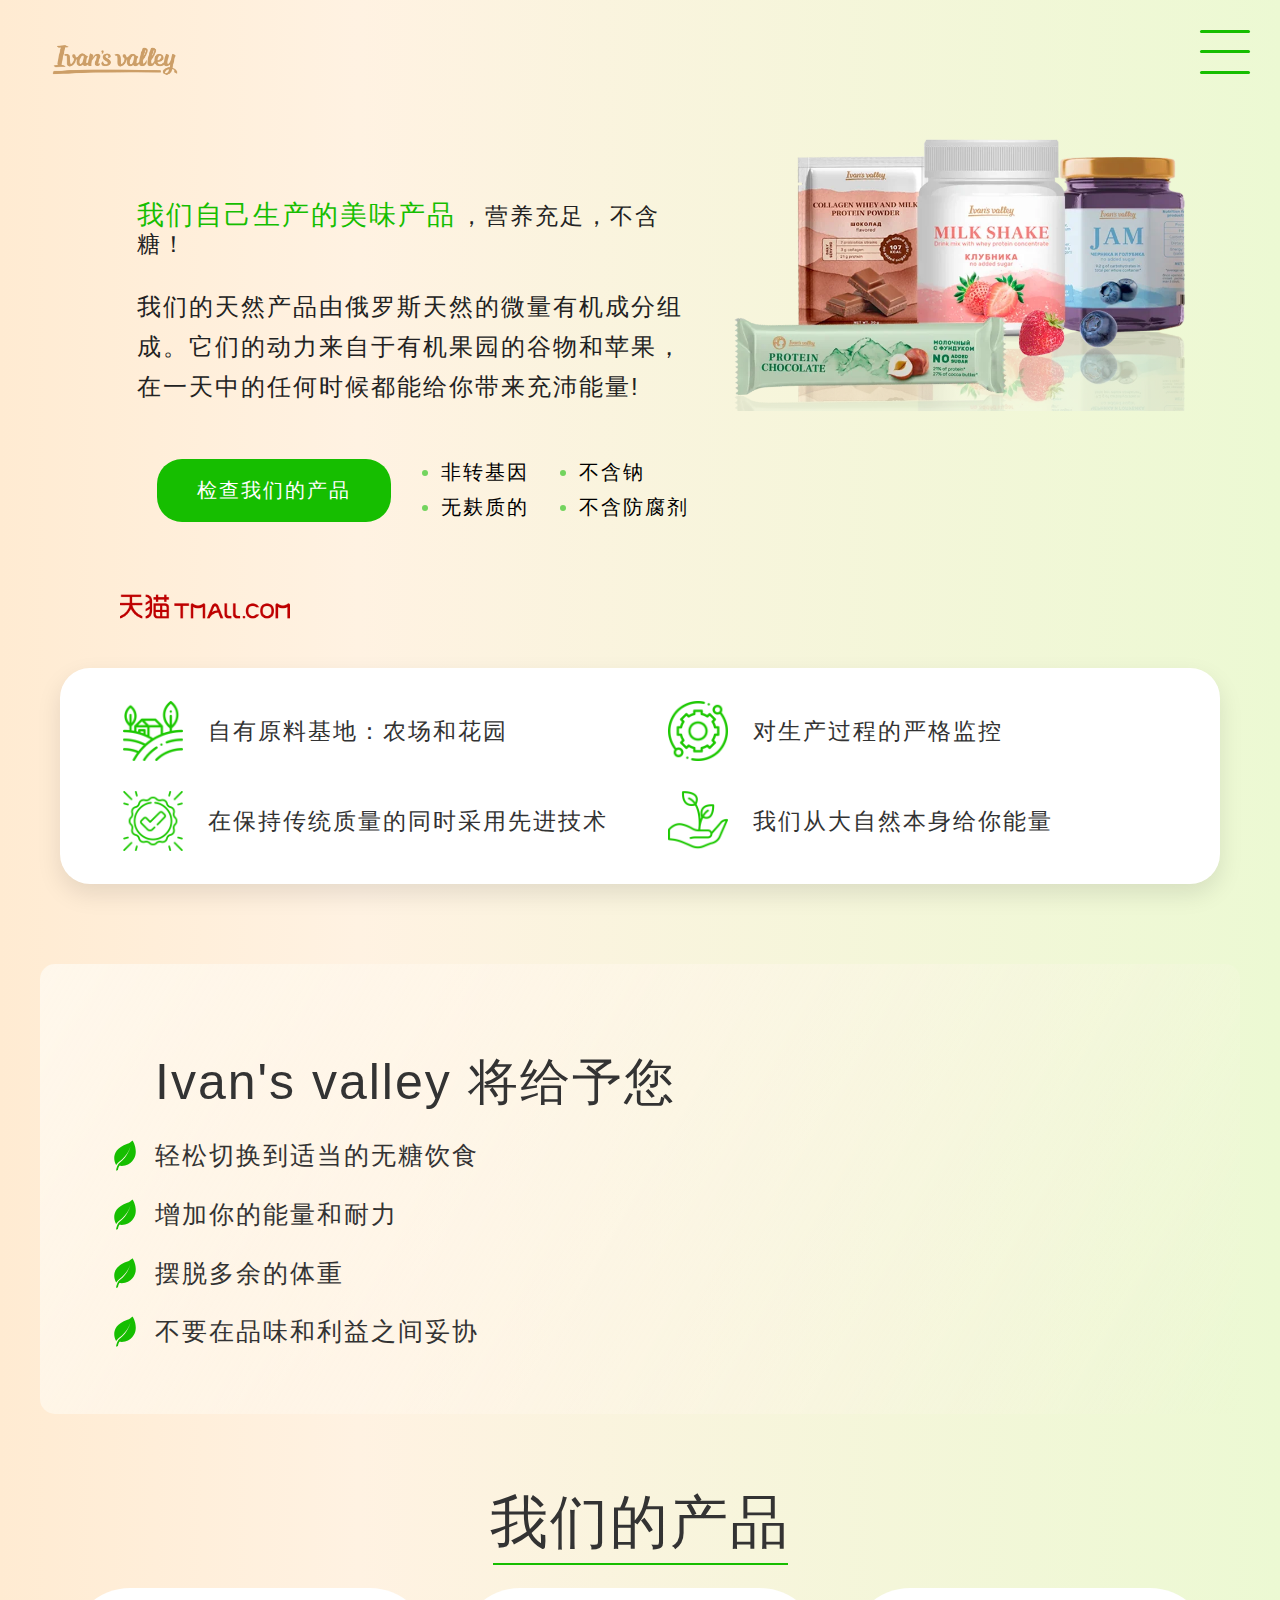
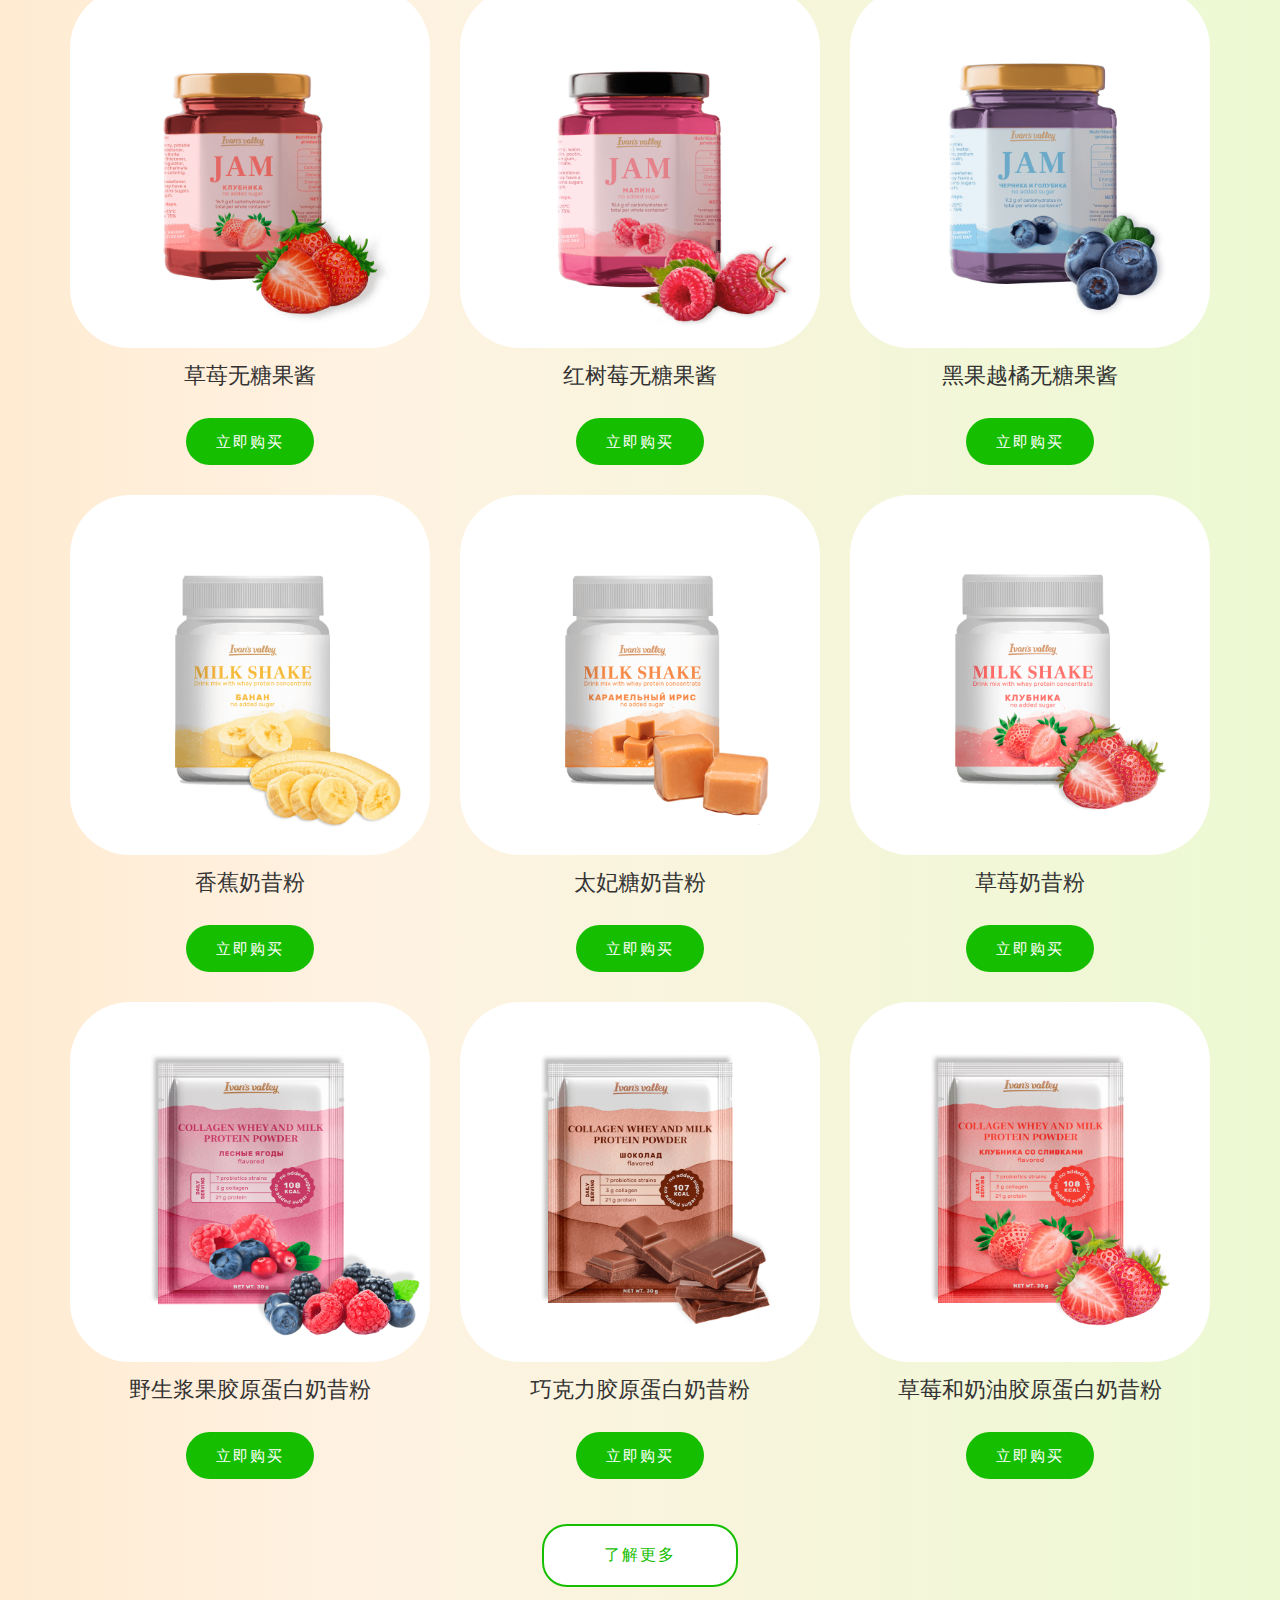
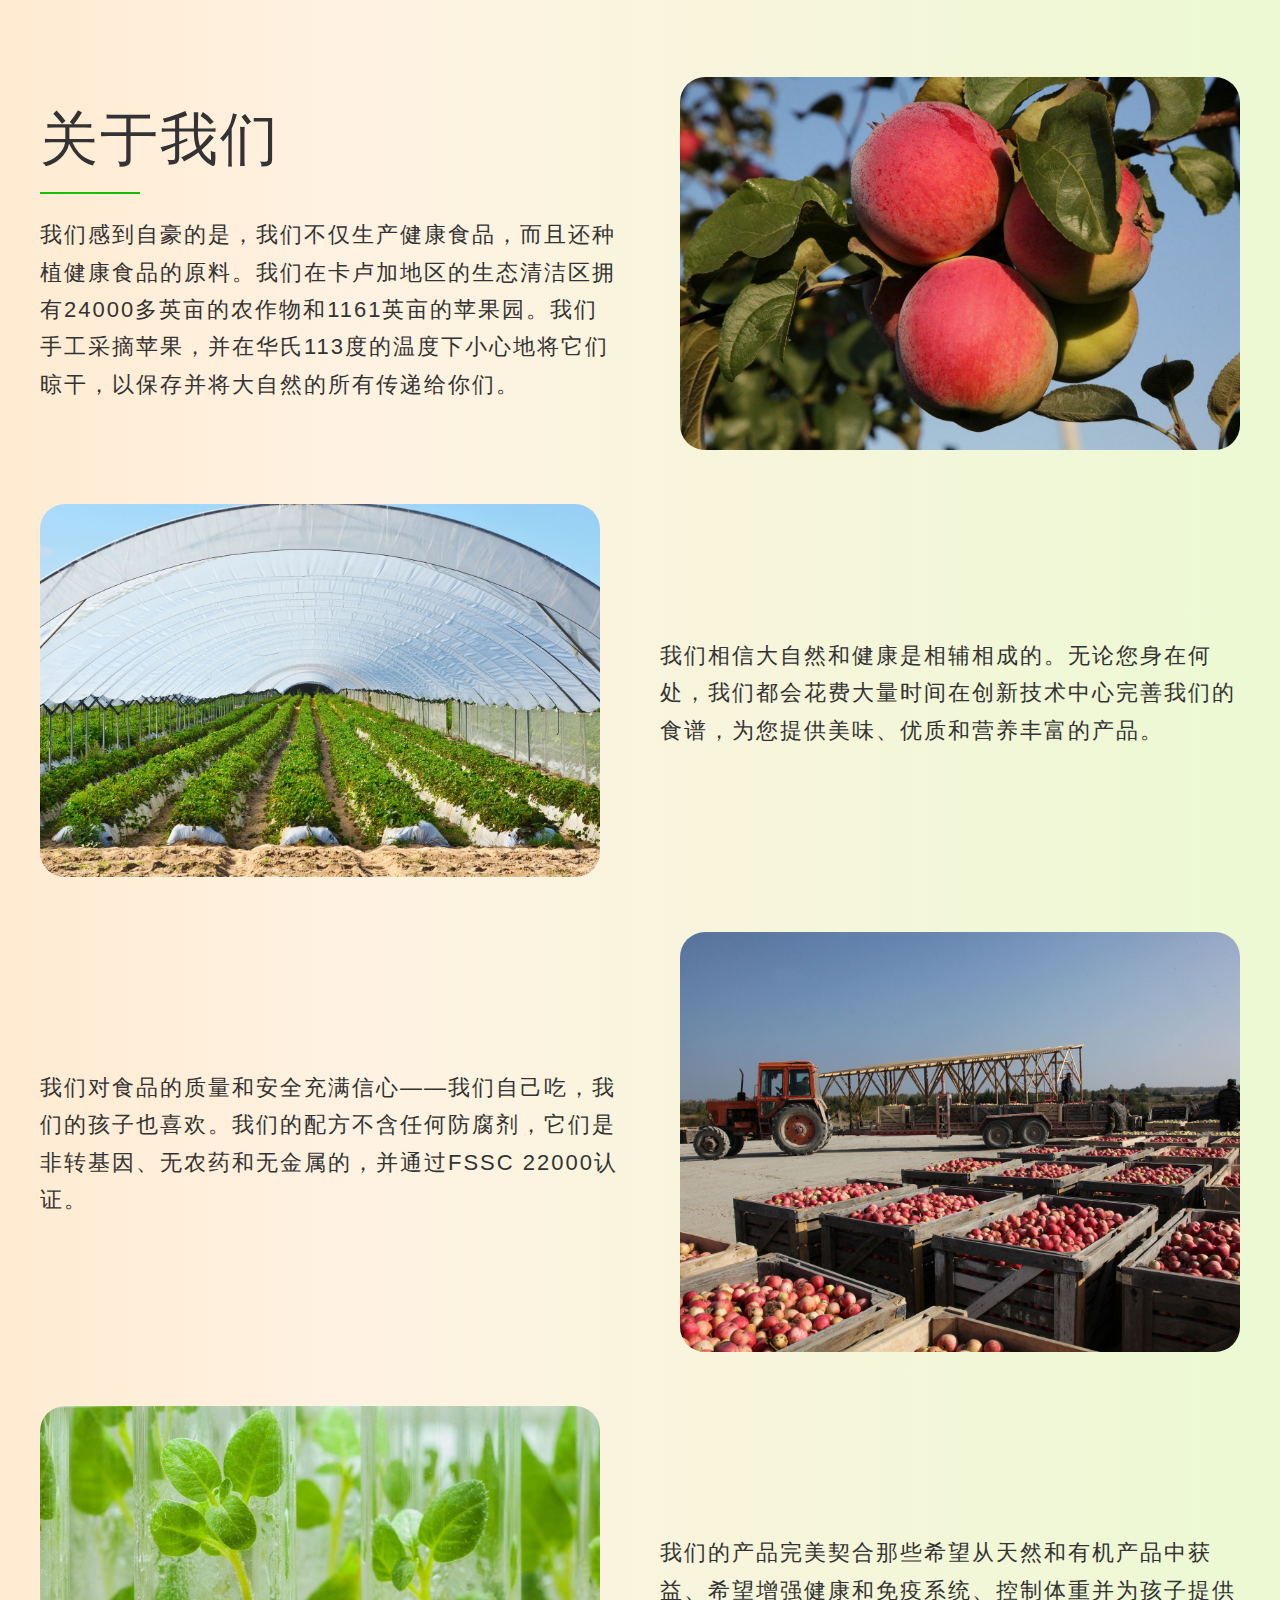
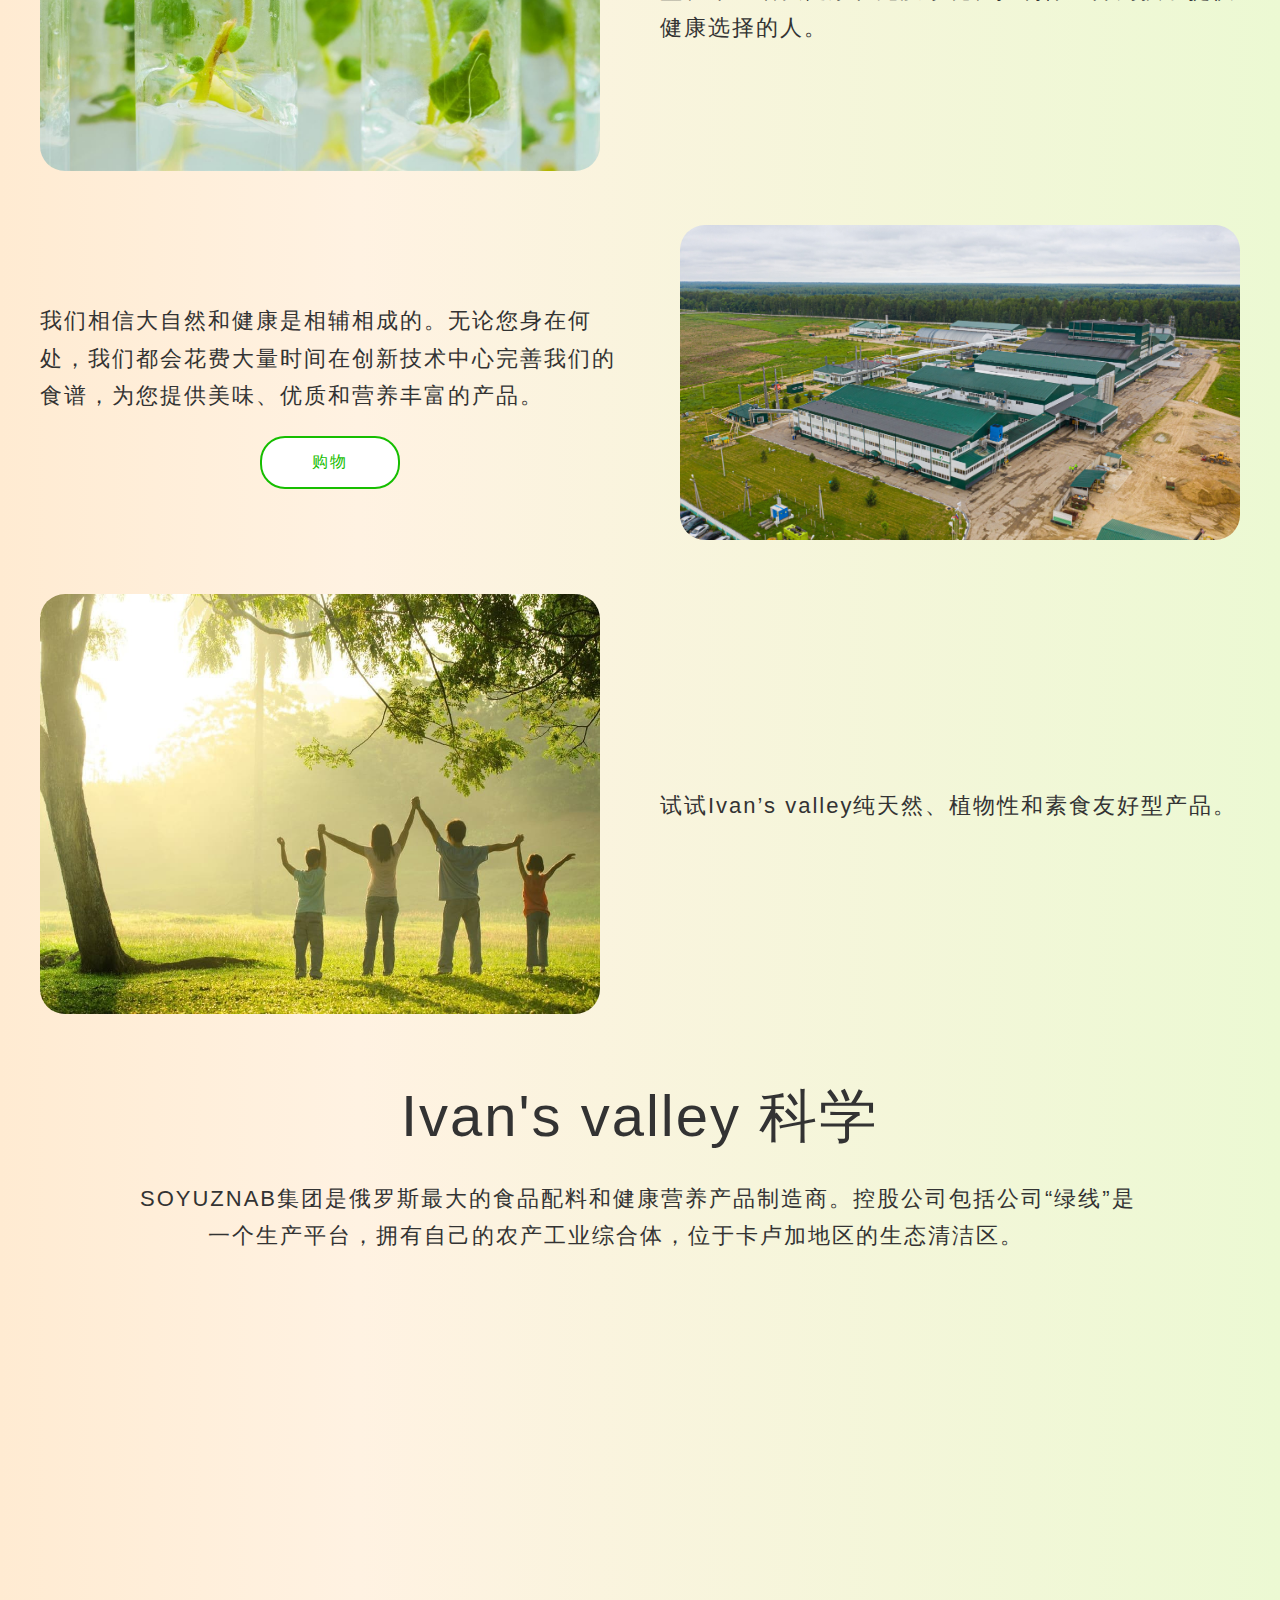
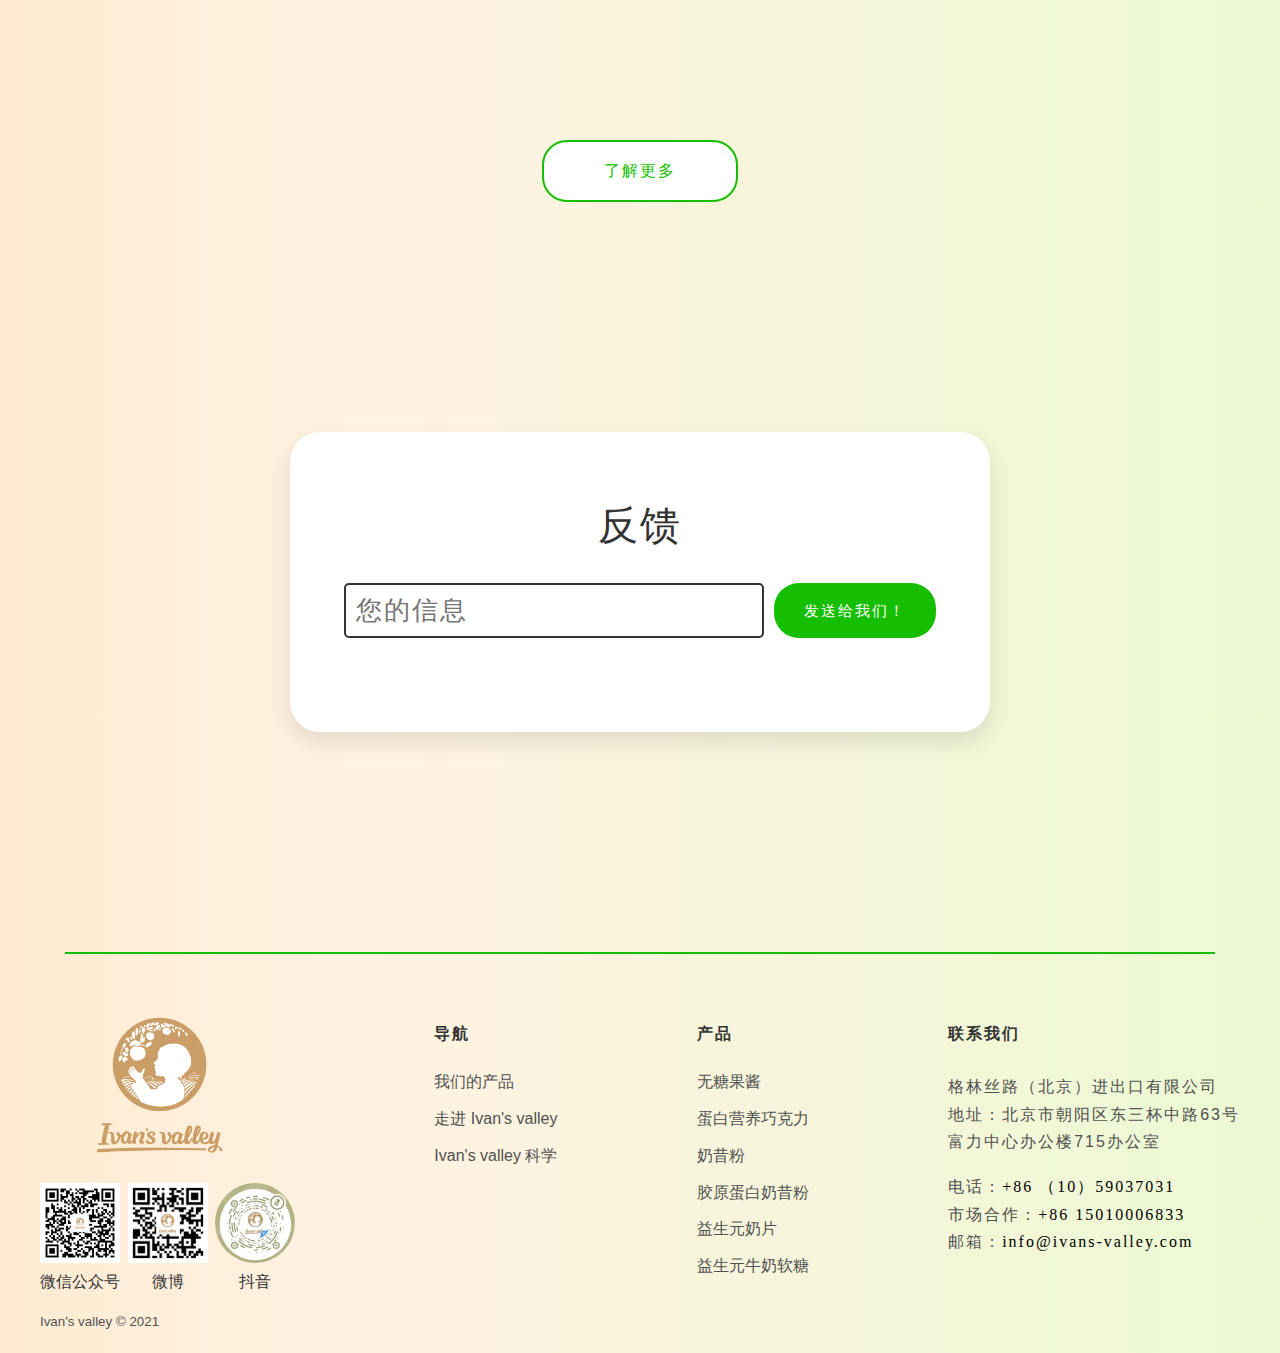
<file: index.html>
<!doctype html>
<html lang="en">
<head>
    <meta charset="UTF-8">
    <meta name="viewport"
          content="width=device-width, user-scalable=no, initial-scale=1.0, maximum-scale=1.0, minimum-scale=1.0">
    <meta http-equiv="X-UA-Compatible" content="ie=edge">
    <title>Ivan’s valley –我们自己生产的美味产品</title>
    <link rel="preconnect" href="https://fonts.googleapis.com">
    <link rel="preconnect" href="https://fonts.gstatic.com" crossorigin>
    <link rel="stylesheet" href="./css/normalize.css">
    <link rel="stylesheet" href="./css/style.css">
    <link rel="stylesheet" href="./css/header.css">
    <link rel="stylesheet" href="./css/body-first-block.css">
    <link rel="stylesheet" href="./css/body-second-block.css">
    <link rel="stylesheet" href="./css/body-third-block.css">
    <link rel="stylesheet" href="./css/body-forth-block.css">
    <link rel="stylesheet" href="./css/body-fifth-block.css">
    <link rel="stylesheet" href="./css/body-sixth-block.css">
    <link rel="stylesheet" href="./css/body-seventh-block.css">
    <link rel="stylesheet" href="./css/body-eighth-block.css">
    <link rel="stylesheet" href="./css/footer.css">
    <link rel="stylesheet" href="./css/preloader.css">
    <script src="./js/topscroll.js" defer></script>
    <script src="./js/qrcodes.js" defer></script>
    <script src="./js/smoothScroll.js" defer></script>
    <script src="./js/fixedHeader.js" defer></script>
    <script src="./js/m-menu.js" defer></script>
    <script src="./js/preloader.js"></script>
</head>

<body>

<!--PRELOADER-->
<div class="preloader">
    <img class="preloader-img fadeIn" src="img/logofooter.png" alt="preloader">
</div>
<!--PRELOADER-->

<header class="header">

    <!--    MOBILE-MENU    -->
    <div class="m-menu-main-block-first">
    <div class="m-menu-main-block">

        <div class="m-menu-logo">
            <a href="./index.html">
                <img class="logo_top" src="./img/logotop.png" alt="logo">
            </a>
        </div>

        <div class="m-menu-main">
            <div>
                <ul class="m-menu m-menu-adaptive">
                    <li class="menu-item m-menu-adaptive-help">
                        <a href="#productsm" class="menu-link">我们的产品</a>
                    </li>
                    <li class="menu-item m-menu-adaptive-help">
                        <a href="./about.html" class="menu-link-other">走进 Ivan's valley</a>
                    </li>
                    <li class="menu-item m-menu-adaptive-help">
                        <a href="#story" class="menu-link">Ivan's valley 科学</a>
                    </li>
                    <li class="menu-item m-menu-adaptive-help">
                        <a href="#footer" class="menu-link">联系我们</a>
                    </li>
                </ul>
            </div>

            <!--MENU-RIGHT-ICONS-->
            <div class="m-menu m-menu-adaptive-help">
                <nav class="navs">
                    <ul class="menu-icons-right">
                        <li class="menu-icons">
                            <a href="#">
                                <img class="menu-item-icon menu-item-qr-code1" src="./img/navicon1.png" alt="logo">
                            </a>
                        </li>
                        <li class="menu-icons">
                            <a href="#">
                                <img class="menu-item-icon menu-item-qr-code2" src="./img/navicon2.png" alt="logo">
                            </a>
                        </li>
                        <li class="menu-icons">
                            <a href="#">
                                <img class="menu-item-icon menu-item-qr-code3" src="./img/navicon3.png" alt="logo">
                            </a>
                        </li>
                    </ul>
                </nav>
            </div>
            <!--MENU-RIGHT-ICONS-->

            <!--QR-CODES-->
            <div class="m-menu m-menu-adaptive-help">
                <nav class="nav-qr-codes">
                    <a class="qr-code1 hidden-qr1" href="//www.facebook.com/ivansvalleyusa"
                       target="_blank"> <img class="qr-codes" alt="qr1" src="img/qr1.jpg">
                    </a>

                    <a class="qr-code2 hidden-qr2" href="//www.facebook.com/ivansvalleyusa"
                       target="_blank"> <img class="qr-codes" alt="qr2" src="img/qr2.png">
                    </a>

                    <a class="qr-code3 hidden-qr3" href="//www.facebook.com/ivansvalleyusa"
                       target="_blank"> <img class="qr-codes qr-codes-third" alt="qr3" src="img/qr3.jpg">
                    </a>
                </nav>
            </div>
            <!--QR-CODES-->

        </div>
        <div>
            <nav class="m-menu-nav">
                <div class="m-menu-button">
                    <button class="menu-trigger" id="m-menu-button-trigger">
                        <span></span>
                        <span></span>
                        <span></span>
                    </button>
                </div>
            </nav>
        </div>
    </div>
    </div>
    <!--    MOBILE-MENU    -->

<div class="header-main-block">
    <div class="navbar container">

        <!--TOP-LOGO-LEFT-->
        <div>
        <a href="./index.html">
            <img class="logo_top" src="./img/logotop.png" alt="logo">
        </a>
        </div>
        <!--TOP-LOGO-LEFT-->

        <!--MAIN-MENU-CENTER-->
        <nav class="nav">
            <ul class="menu">
                <li class="menu-item">
                    <a href="#products" class="menu-link">我们的产品</a>
                </li>
                <li class="menu-item">
                    <a href="./about.html" class="menu-link-other">走进 Ivan's valley</a>
                </li>
                <li class="menu-item">
                    <a href="#story" class="menu-link">Ivan's valley 科学</a>
                </li>
<!--                <li class="menu-item">-->
<!--                    <a href="#story" class="menu-link">关于我们</a>-->
<!--                </li>-->
                <li class="menu-item">
                    <a href="#footer" class="menu-link">联系我们</a>
                </li>
            </ul>
        </nav>
        <!--MAIN-MENU-CENTER-->

        <!--QR-CODES-->
        <nav class="nav nav-qr-codes">
            <a class="qr-code1 qr-code1-second hidden-qr1" href="//www.facebook.com/ivansvalleyusa"
            target="_blank"> <img class="qr-codes" alt="qr1" src="img/qr1.jpg">
            </a>

            <a class="qr-code2 qr-code2-second hidden-qr2" href="//www.facebook.com/ivansvalleyusa"
            target="_blank"> <img class="qr-codes" alt="qr2" src="img/qr2.png">
            </a>

            <a class="qr-code3 qr-code3-second hidden-qr3" href="//www.facebook.com/ivansvalleyusa"
            target="_blank"> <img class="qr-codes qr-codes-third" alt="qr3" src="img/qr3.jpg">
            </a>
        </nav>
        <!--QR-CODES-->

        <!--MENU-RIGHT-ICONS-->
        <nav class="nav">
            <ul class="menu-icons-right">
                <li class="menu-icons">
                    <a href="#">
                        <img class="menu-item-icon menu-item-qr-code1 menu-item-qr-code1-second" src="./img/navicon1.png" alt="logo">
                    </a>
                </li>
                <li class="menu-icons">
                    <a href="#">
                        <img class="menu-item-icon menu-item-qr-code2 menu-item-qr-code2-second" src="./img/navicon2.png" alt="logo">
                    </a>
                </li>
                <li class="menu-icons">
                    <a href="#">
                        <img class="menu-item-icon menu-item-qr-code3 menu-item-qr-code3-second" src="./img/navicon3.png" alt="logo">
                    </a>
                </li>
            </ul>
        </nav>
        <!--MENU-RIGHT-ICONS-->

        <!--TOP-RIGHT-BUTTON-->
        <nav class="nav">
            <a class="top-right-button" href="#" title="购物">购物</a>
        </nav>
        <!--TOP-RIGHT-BUTTON-->

        <!--TOP-RIGHT-LANGUAGE-BUTTONS-->
        <nav class="nav">
            <a class="top-right-language-button" href="https://ivan-pole.ru" title="RU">俄文</a>
            <a class="top-right-language-button" href="https://ivans-valley.com" title="EN">英文</a>
        </nav>
        <!--TOP-RIGHT-LANGUAGE-BUTTONS-->
    </div>
</div>
    <!-- navbar -->
</header>

<!--EMPTY-BLOCK-->
<section class="empty-container">
    <div class="empty-block">
    </div>
</section>
<!--EMPTY-BLOCK-->

<!-- FIRST-BLOCK -->
<section class="body-block-first m-menu-top-sets">
    <div class="body-block-first-left-adaptive">
    <div class="body-block-first-left">
        <div class="first-line-text">
        <span class="body-block-first-left-start-green">我们自己生产的美味产品</span>
        <span class="body-block-first-left-start-black">，营养充足，不含糖！</span>
        </div>
        <div class="body-block-first-left-other-adaptive-help">
        <div class="body-block-first-left-other-adaptive">
        <span class="body-block-first-left-other">我们的天然产品由俄罗斯天然的微量有机成分组成。它们的动力来自于有机果园的谷物和苹果，在一天中的任何时候都能给你带来充沛能量!</span>
    </div>
    </div>
    </div>
    </div>

    <div class="body-block-first-right">
        <img class="body-block-first-right-img" src="./img/imgblock1.png" alt="imgblock1">
    </div>

</section>
<!-- FIRST-BLOCK -->

<!-- SECOND-BLOCK -->
<section class="body-block-second-adaptive">
<div class="body-block-second">
    <div class="body-block-second-left-button">
        <div class="body-block-second-left">
            <a class="body-block-second-left-bottom" href="#" title="检查我们的产品">检查我们的产品</a>
        </div>
    </div>

    <div class="body-block-second-left-button-text">
        <li class="body-block-second-left-point">
            <span class="body-block-second-left-text">非转基因</span>
        </li>
        <li class="body-block-second-left-point">
            <span class="body-block-second-left-text">无麸质的</span>
        </li>
    </div>

    <div class="body-block-second-left-button-text">
        <li class="body-block-second-left-point">
            <span class="body-block-second-left-text">不含钠</span>
        </li>
        <li class="body-block-second-left-point">
            <span class="body-block-second-left-text">不含防腐剂</span>
        </li>
    </div>
</div>
</section>
<!-- SECOND-BLOCK -->

<!-- THIRD-BLOCK -->
<section class="body-block-third">
<div class="bottom-third-block-size">
    <a href="#">
        <img class="bottom-third-block" src="./img/bottomblock3.png" alt="bottomblock3">
    </a>
</div>

    <div class="body-block-third-icon-text-adaptive">

    <div class="body-block-third-icon-text">

        <div class="body-block-third-icon-text-block">

            <div class="body-block-third-icon-text-block-size body-block-third-icon-text-block-size-setting-top">
                <img class="body-block-third-img" src="./img/img1block3.png" alt="img1block3">
                <div class="body-block-third-text-size">
                    <p class="body-block-third-text">自有原料基地：农场和花园</p>
                </div>
            </div>

            <div class="body-block-third-icon-text-block-size body-block-third-icon-text-block-size-bottom body-block-third-icon-text-block-size-setting-bottom">
                <img class="body-block-third-img" src="./img/img2block3.png" alt="img2block3">
                <div class="body-block-third-text-size">
                    <p class="body-block-third-text">在保持传统质量的同时采用先进技术</p>
                </div>
            </div>
        </div>

        <div class="body-block-third-icon-text-block">
            <div class="body-block-third-icon-text-block-size body-block-third-icon-text-block-size-setting-top">
                <img class="body-block-third-img" src="./img/img3block3.png" alt="img3block3">
                <div class="body-block-third-text-size">
                    <p class="body-block-third-text">对生产过程的严格监控</p>
                </div>
            </div>

            <div class="body-block-third-icon-text-block-size body-block-third-icon-text-block-size-bottom body-block-third-icon-text-block-size-setting-bottom">
                <img class="body-block-third-img" src="./img/img4block3.png" alt="img4block3">
                <div class="body-block-third-text-size">
                    <p class="body-block-third-text" id="info">我们从大自然本身给你能量</p>
                </div>
            </div>

        </div>
    </div>
    </div>
</section>
<!-- THIRD-BLOCK -->

<!-- FORTH-BLOCK -->
<section>
    <div class="body-block-forth-main">
    
        <div class="body-block-forth-background">
    
            <div class="body-block-forth-h1">
                <p class="body-block-forth-h1-p">Ivan's valley 将给予您</p>
            </div>
    
            <div class="body-block-forth">
                <img class="body-block-forth-img" src="./img/leaf.svg" alt="leaf">
                <div class="body-block-forth-text-size">
                    <p class="body-block-forth-text">轻松切换到适当的无糖饮食</p>
                </div>
            </div>
    
            <div class="body-block-forth">
                <img class="body-block-forth-img" src="./img/leaf.svg" alt="leaf">
                <div class="body-block-forth-text-size">
                    <p class="body-block-forth-text">增加你的能量和耐力</p>
                </div>
            </div>
    
            <div class="body-block-forth">
                <img class="body-block-forth-img" src="./img/leaf.svg" alt="leaf">
                <div class="body-block-forth-text-size">
                    <p class="body-block-forth-text">摆脱多余的体重</p>
                </div>
            </div>
    
            <div class="body-block-forth">
                <img class="body-block-forth-img" src="./img/leaf.svg" alt="leaf">
                <div class="body-block-forth-text-size">
                    <p class="body-block-forth-text" id="products">不要在品味和利益之间妥协</p>
                </div>
            </div>
    
        </div>

        <div class="body-block-forth-background-adaptive">
    
            <div class="body-block-forth-h1">
                <p class="body-block-forth-h1-p body-block-forth-text-adapt-color">Ivan's valley 将给予您</p>
            </div>
    
            <div class="body-block-forth">
                <img class="body-block-forth-img" src="./img/leaf.svg" alt="leaf">
                <div class="body-block-forth-text-size">
                    <p class="body-block-forth-text body-block-forth-text-adapt-color">轻松切换到适当的无糖饮食</p>
                </div>
            </div>
    
            <div class="body-block-forth">
                <img class="body-block-forth-img" src="./img/leaf.svg" alt="leaf">
                <div class="body-block-forth-text-size">
                    <p class="body-block-forth-text body-block-forth-text-adapt-color">增加你的能量和耐力</p>
                </div>
            </div>
    
            <div class="body-block-forth">
                <img class="body-block-forth-img" src="./img/leaf.svg" alt="leaf">
                <div class="body-block-forth-text-size">
                    <p class="body-block-forth-text body-block-forth-text-adapt-color">摆脱多余的体重</p>
                </div>
            </div>
    
            <div class="body-block-forth">
                <img class="body-block-forth-img" src="./img/leaf.svg" alt="leaf">
                <div class="body-block-forth-text-size" id="productsm">
                    <p class="body-block-forth-text body-block-forth-text-adapt-color" id="products">不要在品味和利益之间妥协</p>
                </div>
            </div>
    
        </div>

    </div>
</section>
<!-- FORTH-BLOCK -->

<!-- FIFTH-BLOCK -->
<section>
<div class="body-block-fifth">

    <div class="body-block-fifth-header">
        <p class="body-block-fifth-p">我们的产品</p>
        <hr class="hr-line-allproducts">
    </div>

    <!-- FIFTH-BLOCK-ADAPTIVE -->
    <div class="body-block-fifth-line-adaptive">

    <div class="body-block-fifth-line">

        <div class="body-block-fifth-line-box">
            <img class="body-block-fifth-img" src="img/jam1.png" alt="jam1"/>
            <p class="body-block-fifth-text">草苺无糖果酱</p>
            <div class="body-block-fifth-button-adaptive">
            <a class="body-block-fifth-button"
               href="https://www.amazon.com/Ivan-Valley-Apple-Breakfast-Peach-Almond/dp/B08NW6RBRX/ref=pd_rhf_dp_p_img_5?_encoding=UTF8&psc=1&refRID=10R86PHNFXN4A6CCNV20"
               title="立即购买">立即购买</a>
            </div>
        </div>

        <div class="body-block-fifth-line-box">
            <img class="body-block-fifth-img" src="img/jam2.png" alt="jam1"/>
            <p class="body-block-fifth-text">红树莓无糖果酱</p>
            <div class="body-block-fifth-button-adaptive">
            <a class="body-block-fifth-button"
               href="https://www.amazon.com/Ivan-Valley-Apple-Breakfast-Peach-Almond/dp/B08NW6RBRX/ref=pd_rhf_dp_p_img_5?_encoding=UTF8&psc=1&refRID=10R86PHNFXN4A6CCNV20"
               title="立即购买">立即购买</a>
            </div>
        </div>

        <div class="body-block-fifth-line-box">
            <img class="body-block-fifth-img" src="img/jam3.png" alt="jam1"/>
            <p class="body-block-fifth-text">黑果越橘无糖果酱</p>
            <div class="body-block-fifth-button-adaptive">
            <a class="body-block-fifth-button"
               href="https://www.amazon.com/Ivan-Valley-Apple-Breakfast-Peach-Almond/dp/B08NW6RBRX/ref=pd_rhf_dp_p_img_5?_encoding=UTF8&psc=1&refRID=10R86PHNFXN4A6CCNV20"
               title="立即购买">立即购买</a>
            </div>
        </div>
    </div>

    <div class="body-block-fifth-line">

        <div class="body-block-fifth-line-box">
            <img class="body-block-fifth-img" src="img/milc1.png" alt="jam1"/>
            <p class="body-block-fifth-text">香蕉奶昔粉</p>
            <div class="body-block-fifth-button-adaptive">
            <a class="body-block-fifth-button"
               href="https://www.amazon.com/Ivan-Valley-Apple-Breakfast-Peach-Almond/dp/B08NW6RBRX/ref=pd_rhf_dp_p_img_5?_encoding=UTF8&psc=1&refRID=10R86PHNFXN4A6CCNV20"
               title="立即购买">立即购买</a>
            </div>
        </div>


        <div class="body-block-fifth-line-box">
            <img class="body-block-fifth-img" src="img/milc2.png" alt="jam1"/>
            <p class="body-block-fifth-text">太妃糖奶昔粉</p>
            <div class="body-block-fifth-button-adaptive">
            <a class="body-block-fifth-button"
               href="https://www.amazon.com/Ivan-Valley-Apple-Breakfast-Peach-Almond/dp/B08NW6RBRX/ref=pd_rhf_dp_p_img_5?_encoding=UTF8&psc=1&refRID=10R86PHNFXN4A6CCNV20"
               title="立即购买">立即购买</a>
            </div>
        </div>

        <div class="body-block-fifth-line-box">
            <img class="body-block-fifth-img" src="img/milc3.png" alt="jam1"/>
            <p class="body-block-fifth-text">草苺奶昔粉</p>
            <div class="body-block-fifth-button-adaptive">
            <a class="body-block-fifth-button"
               href="https://www.amazon.com/Ivan-Valley-Apple-Breakfast-Peach-Almond/dp/B08NW6RBRX/ref=pd_rhf_dp_p_img_5?_encoding=UTF8&psc=1&refRID=10R86PHNFXN4A6CCNV20"
               title="立即购买">立即购买</a>
            </div>
        </div>
    </div>
    </div>
    <!-- FIFTH-BLOCK-ADAPTIVE -->

    <div class="body-block-fifth-line">
        <div class="body-block-fifth-line-adaptive-bottom">
        <div class="body-block-fifth-line-box">
            <img class="body-block-fifth-img" src="img/prot.png" alt="jam1"/>
            <p class="body-block-fifth-text">野生浆果胶原蛋白奶昔粉</p>
            <div class="body-block-fifth-button-adaptive">
            <a class="body-block-fifth-button"
               href="https://www.amazon.com/Ivan-Valley-Apple-Breakfast-Peach-Almond/dp/B08NW6RBRX/ref=pd_rhf_dp_p_img_5?_encoding=UTF8&psc=1&refRID=10R86PHNFXN4A6CCNV20"
               title="立即购买">立即购买</a>
            </div>
        </div>

        <div class="body-block-fifth-line-box">
            <img class="body-block-fifth-img" src="img/prot2.png" alt="jam1"/>
            <p class="body-block-fifth-text">巧克力胶原蛋白奶昔粉</p>
            <div class="body-block-fifth-button-adaptive">
            <a class="body-block-fifth-button"
               href="https://www.amazon.com/Ivan-Valley-Apple-Breakfast-Peach-Almond/dp/B08NW6RBRX/ref=pd_rhf_dp_p_img_5?_encoding=UTF8&psc=1&refRID=10R86PHNFXN4A6CCNV20"
               title="立即购买">立即购买</a>
            </div>
        </div>
        </div>

        <div class="body-block-fifth-line-box">
            <img class="body-block-fifth-img" src="img/prot3.png" alt="jam1"/>
            <p class="body-block-fifth-text">草莓和奶油胶原蛋白奶昔粉</p>
            <div class="body-block-fifth-button-adaptive">
            <a class="body-block-fifth-button"
               href="https://www.amazon.com/Ivan-Valley-Apple-Breakfast-Peach-Almond/dp/B08NW6RBRX/ref=pd_rhf_dp_p_img_5?_encoding=UTF8&psc=1&refRID=10R86PHNFXN4A6CCNV20"
               title="立即购买">立即购买</a>
            </div>
        </div>

    </div>

    <div class="body-block-fifth-bottom-button-box" id="story">
        <a class="body-block-fifth-button-box"
           href="./allproducts.html"
           title="立即购买">了解更多</a>
    </div>
</div>
</section>
<!-- FIFTH-BLOCK -->

<!-- SIXTH-BLOCK -->
<section class="body-block-sixth-adaptive">

    <div class="body-block-sixth-text-left-header-adaptive">
        <p class="body-block-sixth-text-header-adaptive">关于我们</p>
    </div>

    <div class="body-block-sixth-text-left-hr-adaptive">
        <hr class="hr-line-adaptive">
    </div>

    <div class="body-block-sixth-one-adaptation-new-help">
    <div class="body-block-sixth-one" >
        <div class="body-block-sixth-text-left">
            <p class="body-block-sixth-text-header">关于我们</p>
            <hr class="hr-line">
            <p class="body-block-sixth-text">我们感到自豪的是，我们不仅生产健康食品，而且还种植健康食品的原料。我们在卡卢加地区的生态清洁区拥有24000多英亩的农作物和1161英亩的苹果园。我们手工采摘苹果，并在华氏113度的温度下小心地将它们晾干，以保存并将大自然的所有传递给你们。</p>
        </div>
        <div class="body-block-sixth-right-img">
            <img class="body-block-sixth-img" src="./img/sixthblockimg1.jfif" alt="sixthblockimg1">
        </div>
    </div>
    </div>

    <!--  SECTION-OF-ADAPTATION  -->

    <div class="body-block-sixth-one-adaptation-new">

        <div class="body-block-sixth-two">
            <div class="body-block-sixth-left-img">
                <img class="body-block-sixth-img" src="./img/sixthblockimg1.jfif" alt="sixthblockimg1">
            </div>
            <div class="body-block-sixth-text-right">
                <p class="body-block-sixth-text">我们感到自豪的是，我们不仅生产健康食品，而且还种植健康食品的原料。我们在卡卢加地区的生态清洁区拥有24000多英亩的农作物和1161英亩的苹果园。我们手工采摘苹果，并在华氏113度的温度下小心地将它们晾干，以保存并将大自然的所有传递给你们。</p>
            </div>
        </div>

        <div class="body-block-sixth-two">
            <div class="body-block-sixth-left-img">
                <img class="body-block-sixth-img" src="./img/sixthblockimg3.jfif" alt="sixthblockimg3">
            </div>
            <div class="body-block-sixth-text-right">
                <p class="body-block-sixth-text">我们对食品的质量和安全充满信心——我们自己吃，我们的孩子也喜欢。我们的配方不含任何防腐剂，<br>它们是非转基因、无农药和无金属的，并通过FSSC 22000认证。</p>
            </div>
        </div>

        <div class="body-block-sixth-two">
            <div class="body-block-sixth-left-img">
                <img class="body-block-sixth-img" src="./img/sixthblockimg5(aboutlogo1).jpg" alt="sixthblockimg5">
            </div>
            <div class="body-block-sixth-text-right">
                <p class="body-block-sixth-text">我们相信大自然和健康是相辅相成的。无论您身在何处，我们都会花费大量时间在创新技术中心完善我们的食谱，为您提供美味、优质和营养丰富的产品。</p>
                <a class="body-block-sixth-button-box"
                   href="https://www.amazon.com/Ivan-Valley-Apple-Breakfast-Peach-Almond/dp/B08NW6RBRX/ref=pd_rhf_dp_p_img_5?_encoding=UTF8&psc=1&refRID=10R86PHNFXN4A6CCNV20"
                   title="立即购买">购物</a>
            </div>
        </div>

    </div>

    <!--  SECTION-OF-ADAPTATION  -->

    <div class="body-block-sixth-two">
        <div class="body-block-sixth-left-img">
            <img class="body-block-sixth-img" src="./img/sixthblockimg2.jfif" alt="sixthblockimg2">
        </div>
        <div class="body-block-sixth-text-right">
            <p class="body-block-sixth-text">我们相信大自然和健康是相辅相成的。无论您身在何处，我们都会花费大量时间在创新技术中心完善我们的食谱，为您提供美味、优质和营养丰富的产品。</p>
        </div>
    </div>

    <div class="body-block-sixth-one-adaptation-new-help">
    <div class="body-block-sixth-one">
        <div class="body-block-sixth-text-left">
            <p class="body-block-sixth-text">我们对食品的质量和安全充满信心——我们自己吃，我们的孩子也喜欢。我们的配方不含任何防腐剂，它们是非转基因、无农药和无金属的，并通过FSSC 22000认证。</p>
        </div>
        <div class="body-block-sixth-right-img">
            <img class="body-block-sixth-img" src="./img/sixthblockimg3.jfif" alt="sixthblockimg3">
        </div>
    </div>
    </div>

    <div class="body-block-sixth-two body-block-sixth-text-adaptive-help">
        <div class="body-block-sixth-left-img">
            <img class="body-block-sixth-img" src="./img/sixthblockimg4.jfif" alt="sixthblockimg4">
        </div>
        <div class="body-block-sixth-text-right">
            <p class="body-block-sixth-text">我们的产品完美契合那些希望从天然和有机产品中获益、希望增强健康和免疫系统、控制体重并为孩子提供健康选择的人。</p>
        </div>
    </div>

    <div class="body-block-sixth-one-adaptation-new-help">
    <div class="body-block-sixth-one">
        <div class="body-block-sixth-text-left">
            <p class="body-block-sixth-text">我们相信大自然和健康是相辅相成的。无论您身在何处，我们都会花费大量时间在创新技术中心完善我们的食谱，为您提供美味、优质和营养丰富的产品。</p>
            <a class="body-block-sixth-button-box"
               href="https://www.amazon.com/Ivan-Valley-Apple-Breakfast-Peach-Almond/dp/B08NW6RBRX/ref=pd_rhf_dp_p_img_5?_encoding=UTF8&psc=1&refRID=10R86PHNFXN4A6CCNV20"
               title="立即购买">购物</a>
        </div>
        <div class="body-block-sixth-right-img">
            <img class="body-block-sixth-img" src="./img/sixthblockimg5(aboutlogo1).jpg" alt="sixthblockimg5">
        </div>
    </div>
    </div>

    <div class="body-block-sixth-two body-block-sixth-text-adaptive-help body-block-sixth-text-adaptive-help-mt">
        <div class="body-block-sixth-left-img">
            <img class="body-block-sixth-img" src="./img/sixthblockimg6.jpeg" alt="sixthblockimg6">
        </div>
        <div class="body-block-sixth-text-right">
            <p class="body-block-sixth-text">试试Ivan’s valley纯天然、植物性和素食友好型产品。</p>
        </div>
    </div>

</section>
<!-- SIXTH-BLOCK -->

<!-- SEVENTH-BLOCK -->
<section>

    <div class="body-block-seven-hr-adaptive">
        <hr class="body-block-seven-hr-line-adaptive">
    </div>

    <div class="body-block-seventh-text-first" id="video">
    <p class="body-block-seventh-text-header">Ivan's valley 科学</p>
    </div>

    <div class="body-block-seventh-text-second-one">
        <p class="body-block-seventh-text">SOYUZNAB集团是俄罗斯最大的食品配料和健康营养产品制造商。控股公司包括公司“绿线”是</p>
    </div>

    <div class="body-block-seventh-text-second-two">
        <p class="body-block-seventh-text-second">一个生产平台，拥有自己的农产工业综合体，位于卡卢加地区的生态清洁区。</p>
    </div>

    <div class="body-block-seventh-video">
<!--        <iframe class="body-block-seventh-video-player" src='https://player.youku.com/embed/XNTgxNzM5OTY1Ng==' allowfullscreen='allowfullscreen'></iframe>-->
        <iframe class="body-block-seventh-video-player" src='https://player.bilibili.com/player.html?aid=506610019&bvid=BV12g411K7xC&cid=440358540&page=1' allowfullscreen="allowfullscreen"></iframe>
    </div>
<div class="body-block-seventh-button-settings">
    <div class="body-block-seventh-button">
        <a class="body-block-seventh-button-box"
           href="./about.html"
           title="立即购买">了解更多</a>
    </div>
</div>

</section>
<!-- SEVENTH-BLOCK -->

<!-- EIGHTH-BLOCK -->
<section>
    <div class="body-block-eighth-main">
        <div class="body-block-eighth-background">
            <div class="body-block-eighth-background-second">
                <div class="body-block-eighth-h1">
                    <p class="body-block-eighth-h1-p">反馈</p>
                </div>
                <div class="body-block-eighth-feedback-adaptive">
                <form class="body-block-eighth-feedback">
                    <label>
                        <input type="email" name="mail" class="body-block-eighth-mail-window" placeholder="您的信息">
                    </label>
                    <div class="body-block-eighth-feedback-button-box">
                        <button type="submit" class="body-block-eighth-feedback-button">
                            发送给我们！
                        </button>
                    </div>
                </form>
                </div>
<!--                <div class="body-block-eighth-bottom-text-box">-->
<!--                    <p class="body-block-eighth-bottom-text">Receive latest news, access to exclusive deals and more</p>-->
<!--                </div>-->
            </div>
        </div>

        <div class="body-block-eighth-background-adaptive">
            <div class="body-block-eighth-background-second">
                <div class="body-block-eighth-h1">
                    <p class="body-block-eighth-h1-p">反馈</p>
                </div>
                <div class="body-block-eighth-feedback-adaptive">
                <form class="body-block-eighth-feedback">
                    <label>
                        <input type="email" name="mail" class="body-block-eighth-mail-window" placeholder="您的信息">
                    </label>
                    <div class="body-block-eighth-feedback-button-box">
                        <button type="submit" class="body-block-eighth-feedback-button">
                            发送给我们！
                        </button>
                    </div>
                </form>
                </div>
<!--                <div class="body-block-eighth-bottom-text-box">-->
<!--                    <p class="body-block-eighth-bottom-text">Receive latest news, access to exclusive deals and more</p>-->
<!--                </div>-->
            </div>
        </div>

    </div>
</section>
<!-- EIGHTH-BLOCK -->

<!-- FOOTER -->
<footer>

    <div class="footer-main-base" id="footer">

        <div>
            <hr class="hr-line-footer">
        </div>

    <div class="footer-main">

    <div class="footer-all">

        <div class="footer-logo">
            <img class="footer-logo-left" src="./img/logofooter.png" alt="logo">
        </div>

        <div class="footer-qr-text-left">
            <div>
                <img class="footer-qr-left" src="./img/qr1.jpg" alt="logo">
                <p class="footer-qr-text">微信公众号</p>
            </div>
            <div>
                <img class="footer-qr-left" src="./img/qr2.png" alt="logo">
                <p class="footer-qr-text">微博</p>
            </div>
            <div>
                <img class="footer-qr-left-third" src="./img/qr3.jpg" alt="logo">
                <p class="footer-qr-text">抖音</p>
            </div>
        </div>

        <div class="footer-logo-text-qr">
            <p class="footer-logo-text">Ivan's valley © 2021</p>
        </div>

    </div>

        <div class="footer-nav-item footer-nav-item-info-adaptive">
            <p class="footer-nav-item-header">导航</p>
            <a href="#products" class="footer-nav-item-link help-style-for-width1 menu-link-footer">我们的产品</a><br><br>
            <a href="./about.html#about" class="footer-nav-item-link">走进 Ivan's valley</a><br><br>
            <a href="#story" class="footer-nav-item-link menu-link-footer">Ivan's valley 科学</a><br><br>
<!--            <a href="#story" class="footer-nav-item-link help-style-for-width2 menu-link-footer">关于我们</a><br><br>-->
<!--            <a href="#footer" class="footer-nav-item-link help-style-for-width3 menu-link-footer">联系我们</a>-->
        </div>

    <div class="footer-nav-item footer-nav-item-info-adaptive">
        <p class="footer-nav-item-header">产品</p>
        <a href="#" class="footer-nav-item-link help-style-for-width4">无糖果酱</a><br><br>
        <a href="#" class="footer-nav-item-link">蛋白营养巧克力</a><br><br>
        <a href="#" class="footer-nav-item-link help-style-for-width5">奶昔粉</a><br><br>
        <a href="#" class="footer-nav-item-link">胶原蛋白奶昔粉</a><br><br>
        <a href="#" class="footer-nav-item-link help-style-for-width6">益生元奶片</a><br><br>
        <a href="#" class="footer-nav-item-link">益生元牛奶软糖</a>
    </div>

    <div class="footer-nav-info footer-nav-item-info-adaptive">
        <p class="footer-nav-item-header">联系我们</p>
        <p class="footer-nav-info-text">格林丝路（北京）进出口有限公司 <br>地址：北京市朝阳区东三杯中路63号<br>富力中心办公楼715办公室</p><br>

        <div class="footer-nav-info-link">
            <p class="footer-nav-info-text">电话：</p>
            <a class="footer-nav-item-link-num-or-mail" href="tel:+86 （10）59037031">+86 （10）59037031</a>
        </div>

        <div class="footer-nav-info-link">
            <p class="footer-nav-info-text">市场合作：</p>
            <a class="footer-nav-item-link-num-or-mail" href="tel:+86 15010006833">+86 15010006833</a>
        </div>

        <div class="footer-nav-info-link">
            <p class="footer-nav-info-text">邮箱：</p>
            <a class="footer-nav-item-link-num-or-mail" href="mailto:info@ivans-valley.com">info@ivans-valley.com</a>
        </div>

    </div>


<!--    FOOTER-NEW-SECTION    -->

        <div class="footer-new-section-sets">

            <div class="footer-qr-text-left-adaptive">
                <div class="footer-qr-text-left-adaptive-help">
                    <div class="footer-nav-item">
                        <p class="footer-nav-item-header">导航</p>
                        <a href="#productsm" class="footer-nav-item-link help-style-for-width1 menu-link-footer">我们的产品</a><br><br>
                        <a href="./about.html#about" class="footer-nav-item-link">走进 Ivan's valley</a><br><br>
                        <a href="#story" class="footer-nav-item-link menu-link-footer">Ivan's valley 科学</a><br><br>
                        <!--            <a href="#story" class="footer-nav-item-link help-style-for-width2 menu-link-footer">关于我们</a><br><br>-->
                        <!--            <a href="#footer" class="footer-nav-item-link help-style-for-width3 menu-link-footer">联系我们</a>-->
                    </div>

                    <div class="footer-nav-item">
                        <p class="footer-nav-item-header">产品</p>
                        <a href="#" class="footer-nav-item-link help-style-for-width4">无糖果酱</a><br><br>
                        <a href="#" class="footer-nav-item-link">蛋白营养巧克力</a><br><br>
                        <a href="#" class="footer-nav-item-link help-style-for-width5">奶昔粉</a><br><br>
                        <a href="#" class="footer-nav-item-link">胶原蛋白奶昔粉</a><br><br>
                        <a href="#" class="footer-nav-item-link help-style-for-width6">益生元奶片</a><br><br>
                        <a href="#" class="footer-nav-item-link">益生元牛奶软糖</a>
                    </div>
                </div>
            </div>

            <div class="footer-qr-text-left-adaptive">
                <div class="footer-nav-info">
                    <p class="footer-nav-item-header">联系我们</p>
                    <p class="footer-nav-info-text">格林丝路（北京）进出口有限公司 <br>地址：北京市朝阳区东三杯中路63号<br>富力中心办公楼715办公室</p><br>

                    <div class="footer-nav-info-link">
                        <p class="footer-nav-info-text">电话：</p>
                        <a class="footer-nav-item-link-num-or-mail" href="tel:+86 （10）59037031">+86 （10）59037031</a>
                    </div>

                    <div class="footer-nav-info-link">
                        <p class="footer-nav-info-text">市场合作：</p>
                        <a class="footer-nav-item-link-num-or-mail" href="tel:+86 15010006833">+86 15010006833</a>
                    </div>

                    <div class="footer-nav-info-link">
                        <p class="footer-nav-info-text">邮箱：</p>
                        <a class="footer-nav-item-link-num-or-mail" href="mailto:info@ivans-valley.com">info@ivans-valley.com</a>
                    </div>

                </div>
            </div>

            <div class="footer-qr-text-left-adaptive footer-qr-text-left-adaptive-mt">
                <div class="footer-logo">
                    <img class="footer-logo-left" src="./img/logofooter.png" alt="logo">
                </div>
            </div>

            <div class="footer-qr-text-left-adaptive">
                <div class="footer-qr-text-left">
                    <div class="footer-qr-text-left-help-adapt">
                        <img class="footer-qr-left" src="./img/qr1.jpg" alt="logo">
                        <p class="footer-qr-text">微信公众号</p>
                    </div>
                    <div class="footer-qr-text-left-help-adapt">
                        <img class="footer-qr-left" src="./img/qr2.png" alt="logo">
                        <p class="footer-qr-text">微博</p>
                    </div>
                    <div class="footer-qr-text-left-help-adapt">
                        <img class="footer-qr-left-third" src="./img/qr3.jpg" alt="logo">
                        <p class="footer-qr-text">抖音</p>
                    </div>
                </div>
            </div>

            <div class="footer-qr-text-left-adaptive">
                <div>
                    <p class="footer-logo-text">Ivan's valley © 2021</p>
                </div>
            </div>

        </div>

<!--    FOOTER-NEW-SECTION    -->

    </div>

    </div>

</footer>
<!-- FOOTER -->
</body>
</html>
</file>
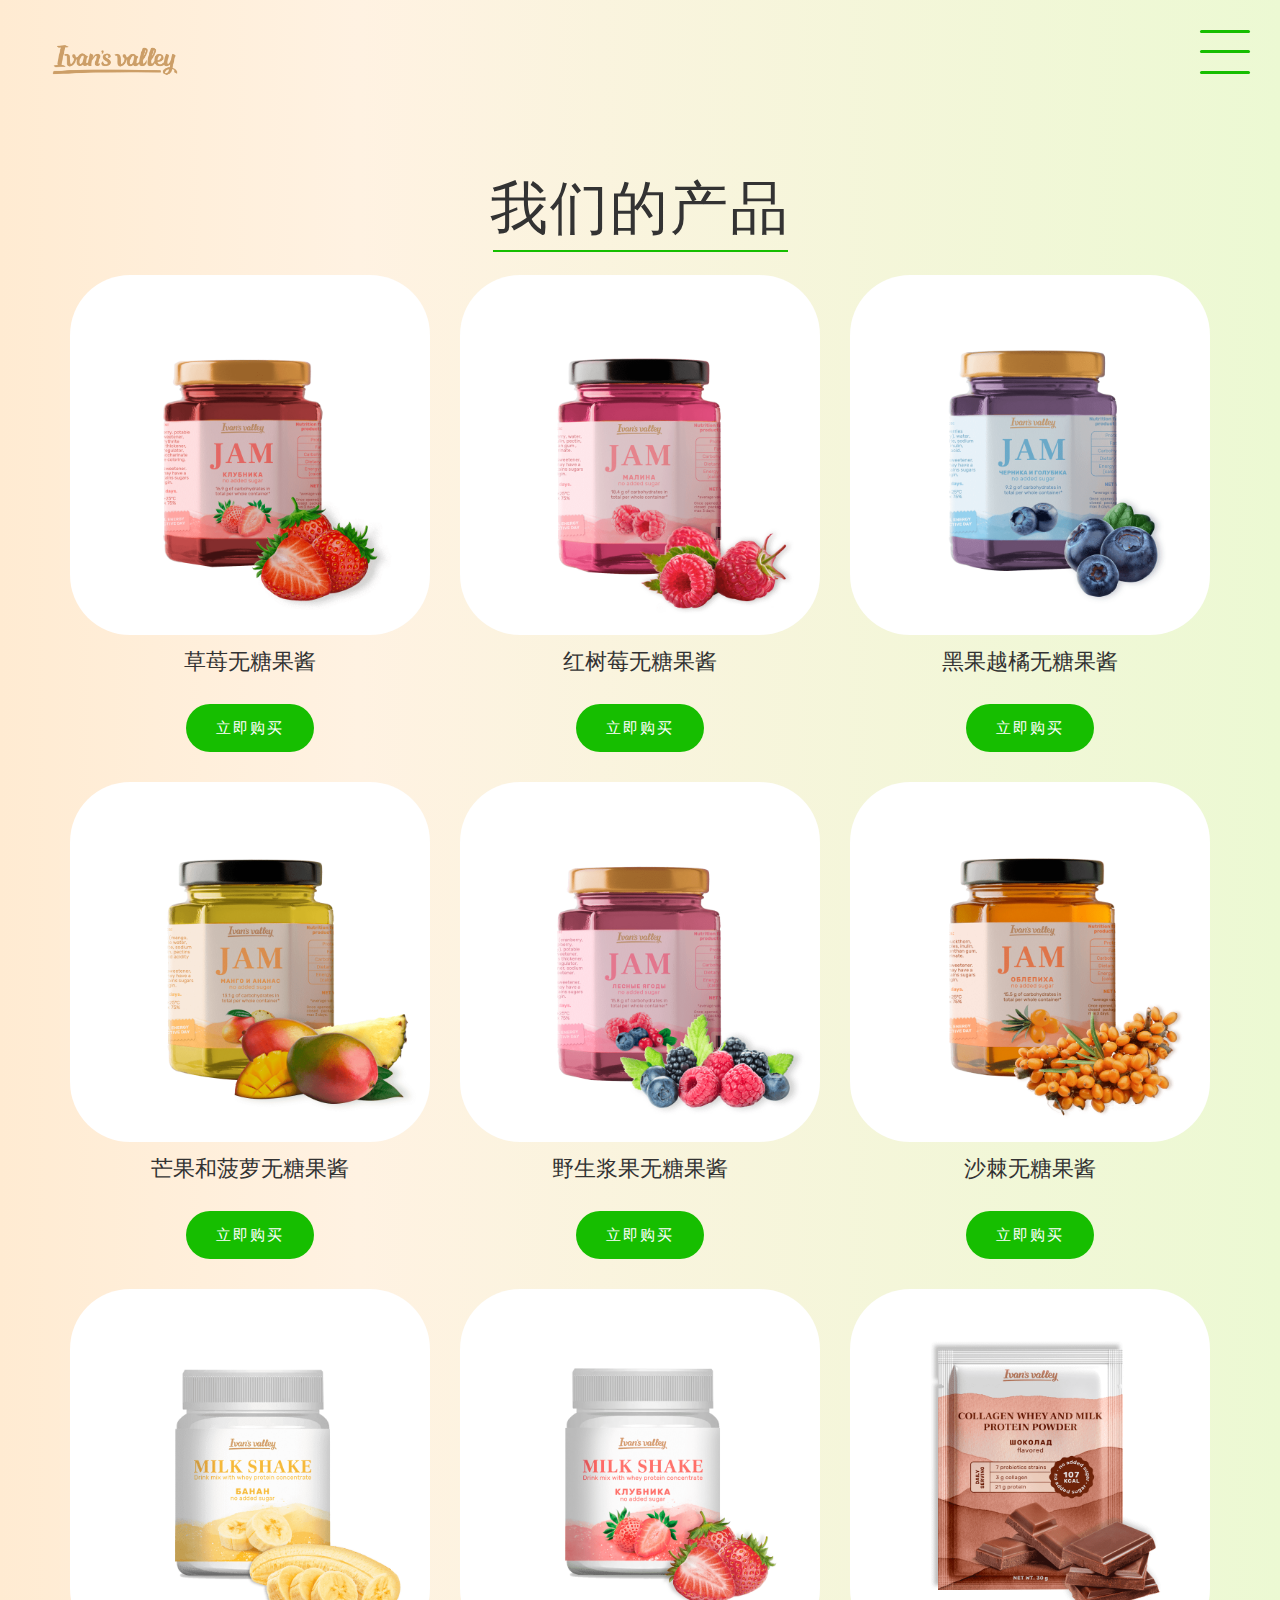
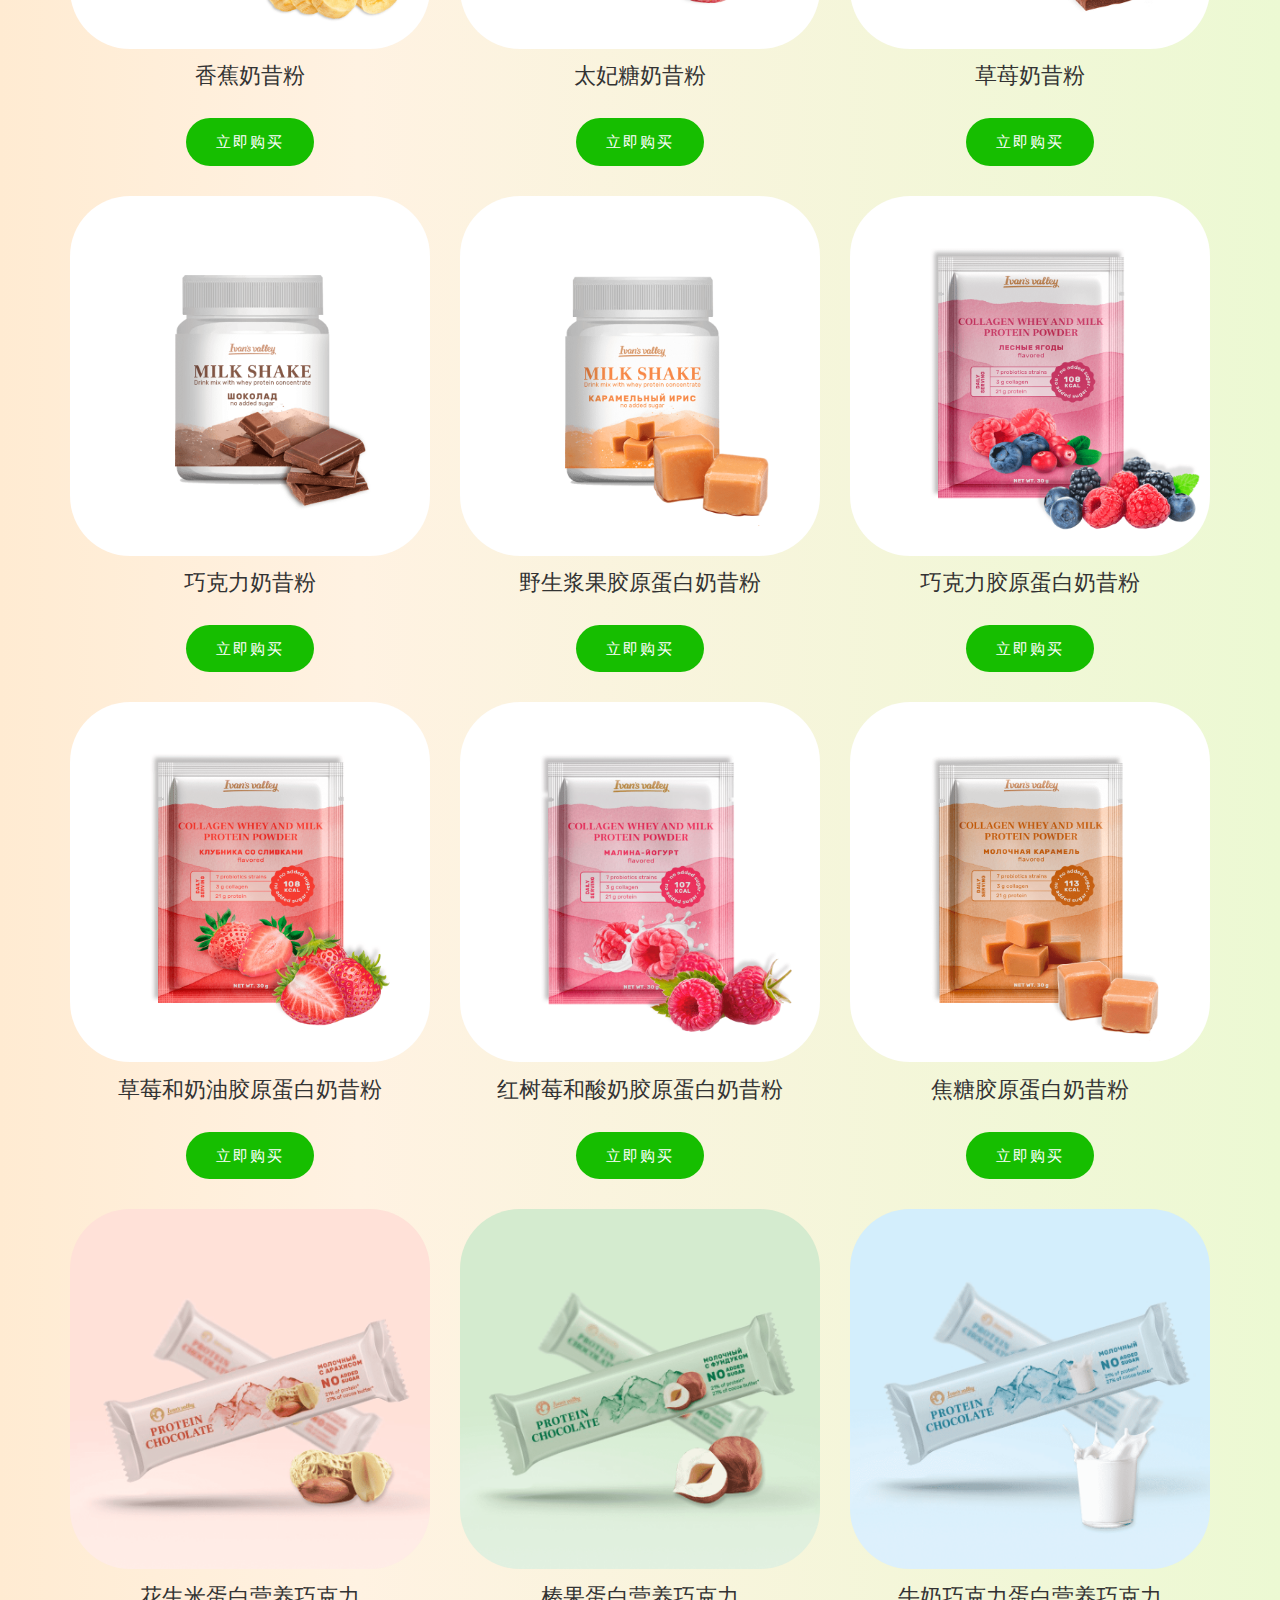
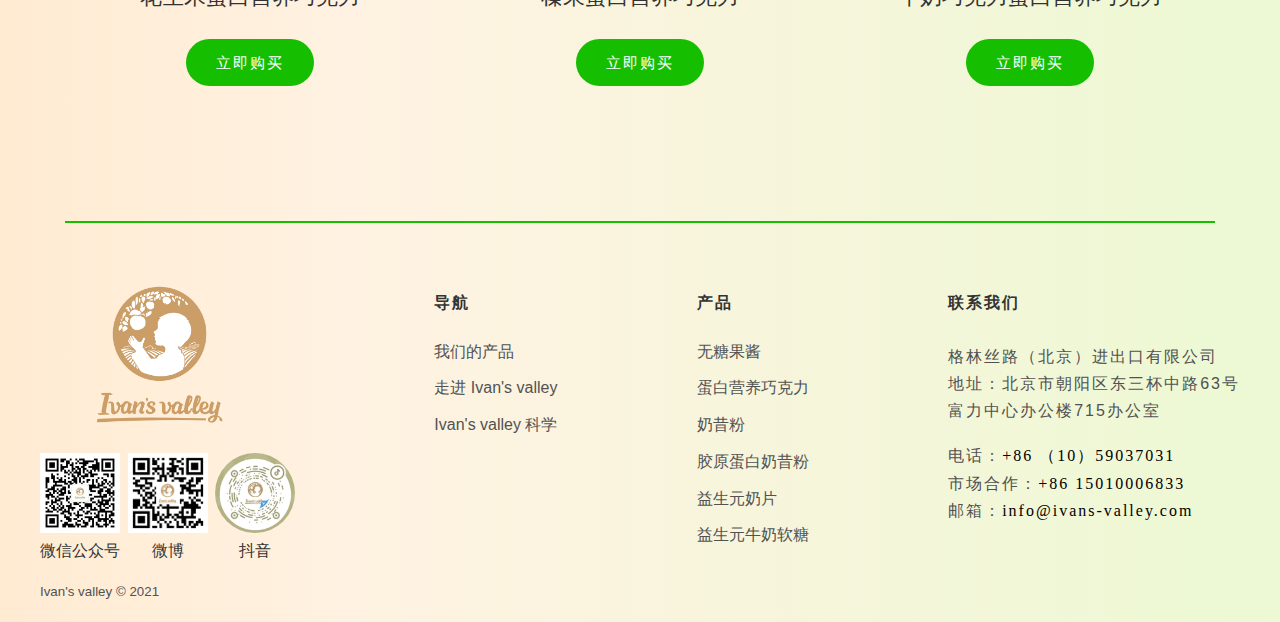
<file: allproducts.html>
<!doctype html>
<html lang="en">
<head>
    <meta charset="UTF-8">
    <meta name="viewport"
          content="width=device-width, user-scalable=no, initial-scale=1.0, maximum-scale=1.0, minimum-scale=1.0">
    <meta http-equiv="X-UA-Compatible" content="ie=edge">
    <title>Ivan’s valley –我们自己生产的美味产品</title>
    <link rel="preconnect" href="https://fonts.googleapis.com">
    <link rel="preconnect" href="https://fonts.gstatic.com" crossorigin>
    <link rel="stylesheet" href="./css/normalize.css">
    <link rel="stylesheet" href="./css/style.css">
    <link rel="stylesheet" href="./css/header.css">
    <link rel="stylesheet" href="./css/body-first-block.css">
    <link rel="stylesheet" href="./css/body-second-block.css">
    <link rel="stylesheet" href="./css/body-third-block.css">
    <link rel="stylesheet" href="./css/body-forth-block.css">
    <link rel="stylesheet" href="./css/body-fifth-block.css">
    <link rel="stylesheet" href="./css/body-sixth-block.css">
    <link rel="stylesheet" href="./css/body-seventh-block.css">
    <link rel="stylesheet" href="./css/body-eighth-block.css">
    <link rel="stylesheet" href="./css/footer.css">
    <link rel="stylesheet" href="./css/preloader.css">
    <script src="./js/topscroll.js" defer></script>
    <script src="./js/qrcodes.js" defer></script>
    <script src="./js/smoothScroll.js" defer></script>
    <script src="./js/fixedHeader.js" defer></script>
    <script src="./js/m-menu.js" defer></script>
    <script src="./js/preloader.js"></script>
</head>

<body>

<!--PRELOADER-->
<div class="preloader">
    <img class="preloader-img fadeIn" src="img/logofooter.png" alt="preloader">
</div>
<!--PRELOADER-->

<header class="header">

    <!--    MOBILE-MENU    -->
    <div class="m-menu-main-block-first">
        <div class="m-menu-main-block">

            <div class="m-menu-logo">
                <a href="./index.html">
                    <img class="logo_top" src="./img/logotop.png" alt="logo">
                </a>
            </div>

            <div class="m-menu-main">
                <div>
                    <ul class="m-menu m-menu-adaptive">
                        <li class="menu-item m-menu-adaptive-help">
                            <a href="./index.html#productsm" class="menu-link-other">我们的产品</a>
                        </li>
                        <li class="menu-item m-menu-adaptive-help">
                            <a href="./about.html" class="menu-link-other">走进 Ivan's valley</a>
                        </li>
                        <li class="menu-item m-menu-adaptive-help">
                            <a href="./index.html#story" class="menu-link-other">Ivan's valley 科学</a>
                        </li>
                        <li class="menu-item m-menu-adaptive-help">
                            <a href="#footer" class="menu-link">联系我们</a>
                        </li>
                    </ul>
                </div>

                <!--MENU-RIGHT-ICONS-->
                <div class="m-menu m-menu-adaptive-help">
                    <nav class="navs">
                        <ul class="menu-icons-right">
                            <li class="menu-icons">
                                <a href="#">
                                    <img class="menu-item-icon menu-item-qr-code1" src="./img/navicon1.png" alt="logo">
                                </a>
                            </li>
                            <li class="menu-icons">
                                <a href="#">
                                    <img class="menu-item-icon menu-item-qr-code2" src="./img/navicon2.png" alt="logo">
                                </a>
                            </li>
                            <li class="menu-icons">
                                <a href="#">
                                    <img class="menu-item-icon menu-item-qr-code3" src="./img/navicon3.png" alt="logo">
                                </a>
                            </li>
                        </ul>
                    </nav>
                </div>
                <!--MENU-RIGHT-ICONS-->

                <!--QR-CODES-->
                <div class="m-menu m-menu-adaptive-help">
                    <nav class="nav-qr-codes">
                        <a class="qr-code1 hidden-qr1" href="//www.facebook.com/ivansvalleyusa"
                           target="_blank"> <img class="qr-codes" alt="qr1" src="img/qr1.jpg">
                        </a>

                        <a class="qr-code2 hidden-qr2" href="//www.facebook.com/ivansvalleyusa"
                           target="_blank"> <img class="qr-codes" alt="qr2" src="img/qr2.png">
                        </a>

                        <a class="qr-code3 hidden-qr3" href="//www.facebook.com/ivansvalleyusa"
                           target="_blank"> <img class="qr-codes qr-codes-third" alt="qr3" src="img/qr3.jpg">
                        </a>
                    </nav>
                </div>
                <!--QR-CODES-->

            </div>
            <div>
                <nav class="m-menu-nav">
                    <div class="m-menu-button">
                        <button class="menu-trigger" id="m-menu-button-trigger">
                            <span></span>
                            <span></span>
                            <span></span>
                        </button>
                    </div>
                </nav>
            </div>
        </div>
    </div>
    <!--    MOBILE-MENU    -->

    <div class="header-main-block">
        <div class="navbar container">

            <!--TOP-LOGO-LEFT-->
            <div>
                <a href="./index.html">
                    <img class="logo_top" src="./img/logotop.png" alt="logo">
                </a>
            </div>
            <!--TOP-LOGO-LEFT-->

            <!--MAIN-MENU-CENTER-->
            <nav class="nav">
                <ul class="menu">
                    <li class="menu-item">
                        <a href="./index.html#products" class="menu-link-other">我们的产品</a>
                    </li>
                    <li class="menu-item">
                        <a href="./about.html" class="menu-link-other">走进 Ivan's valley</a>
                    </li>
                    <li class="menu-item">
                        <a href="./index.html#story" class="menu-link-other">Ivan's valley 科学</a>
                    </li>
                    <!--                <li class="menu-item">-->
                    <!--                    <a href="#story" class="menu-link">关于我们</a>-->
                    <!--                </li>-->
                    <li class="menu-item">
                        <a href="#footer" class="menu-link">联系我们</a>
                    </li>
                </ul>
            </nav>
            <!--MAIN-MENU-CENTER-->

            <!--QR-CODES-->
            <nav class="nav nav-qr-codes">
                <a class="qr-code1 qr-code1-second hidden-qr1" href="//www.facebook.com/ivansvalleyusa"
                   target="_blank"> <img class="qr-codes" alt="qr1" src="img/qr1.jpg">
                </a>

                <a class="qr-code2 qr-code2-second hidden-qr2" href="//www.facebook.com/ivansvalleyusa"
                   target="_blank"> <img class="qr-codes" alt="qr2" src="img/qr2.png">
                </a>

                <a class="qr-code3 qr-code3-second hidden-qr3" href="//www.facebook.com/ivansvalleyusa"
                   target="_blank"> <img class="qr-codes qr-codes-third" alt="qr3" src="img/qr3.jpg">
                </a>
            </nav>
            <!--QR-CODES-->

            <!--MENU-RIGHT-ICONS-->
            <nav class="nav">
                <ul class="menu-icons-right">
                    <li class="menu-icons">
                        <a href="#">
                            <img class="menu-item-icon menu-item-qr-code1 menu-item-qr-code1-second" src="./img/navicon1.png" alt="logo">
                        </a>
                    </li>
                    <li class="menu-icons">
                        <a href="#">
                            <img class="menu-item-icon menu-item-qr-code2 menu-item-qr-code2-second" src="./img/navicon2.png" alt="logo">
                        </a>
                    </li>
                    <li class="menu-icons">
                        <a href="#">
                            <img class="menu-item-icon menu-item-qr-code3 menu-item-qr-code3-second" src="./img/navicon3.png" alt="logo">
                        </a>
                    </li>
                </ul>
            </nav>
            <!--MENU-RIGHT-ICONS-->

            <!--TOP-RIGHT-BUTTON-->
            <nav class="nav">
                <a class="top-right-button" href="#" title="购物">购物</a>
            </nav>
            <!--TOP-RIGHT-BUTTON-->

            <!--TOP-RIGHT-LANGUAGE-BUTTONS-->
            <nav class="nav">
                <a class="top-right-language-button" href="https://ivan-pole.ru" title="RU">俄文</a>
                <a class="top-right-language-button" href="https://ivans-valley.com" title="EN">英文</a>
            </nav>
            <!--TOP-RIGHT-LANGUAGE-BUTTONS-->
        </div>
    </div>
    <!-- navbar -->
</header>

<!--EMPTY-BLOCK-->
<section class="empty-container">
    <div class="empty-block">
    </div>
</section>
<!--EMPTY-BLOCK-->

<!--&lt;!&ndash; FIRST-BLOCK &ndash;&gt;-->
<!--<section class="body-block-first">-->
<!--    <div class="body-block-first-left">-->
<!--        <div class="first-line-text">-->
<!--            <span class="body-block-first-left-start-green">我们自己生产的美味产品</span>-->
<!--            <span class="body-block-first-left-start-black">，营养充足，不含糖！</span>-->
<!--        </div>-->
<!--        <span class="body-block-first-left-other">我们的天然产品由俄罗斯天然的微量有机成分组成。它们的动力来自于有机果园的谷物和苹果，在一天中的任何时候都能给你带来充沛能量!</span>-->
<!--    </div>-->

<!--    <div class="body-block-first-right">-->
<!--        <img class="body-block-first-right-img" src="./img/imgblock1.png" alt="imgblock1">-->
<!--    </div>-->

<!--</section>-->
<!--&lt;!&ndash; FIRST-BLOCK &ndash;&gt;-->

<!--&lt;!&ndash; SECOND-BLOCK &ndash;&gt;-->
<!--<section class="body-block-second">-->

<!--    <div class="body-block-second-left-button">-->
<!--        <div class="body-block-second-left">-->
<!--            <a class="body-block-second-left-bottom" href="#" title="检查我们的产品">检查我们的产品</a>-->
<!--        </div>-->
<!--    </div>-->

<!--    <div class="body-block-second-left-button-text">-->
<!--        <li class="body-block-second-left-point">-->
<!--            <span class="body-block-second-left-text">非转基因</span>-->
<!--        </li>-->
<!--        <li class="body-block-second-left-point">-->
<!--            <span class="body-block-second-left-text">无麸质的</span>-->
<!--        </li>-->
<!--    </div>-->

<!--    <div class="body-block-second-left-button-text">-->
<!--        <li class="body-block-second-left-point">-->
<!--            <span class="body-block-second-left-text">不含钠</span>-->
<!--        </li>-->
<!--        <li class="body-block-second-left-point">-->
<!--            <span class="body-block-second-left-text">不含防腐剂</span>-->
<!--        </li>-->
<!--    </div>-->

<!--</section>-->
<!--&lt;!&ndash; SECOND-BLOCK &ndash;&gt;-->

<!--&lt;!&ndash; THIRD-BLOCK &ndash;&gt;-->
<!--<section class="body-block-third">-->
<!--    <div class="bottom-third-block-size">-->
<!--        <a href="#">-->
<!--            <img class="bottom-third-block" src="./img/bottomblock3.png" alt="bottomblock3">-->
<!--        </a>-->
<!--    </div>-->

<!--    <div class="body-block-third-icon-text">-->

<!--        <div class="body-block-third-icon-text-block">-->

<!--            <div class="body-block-third-icon-text-block-size body-block-third-icon-text-block-size-setting-top">-->
<!--                <img class="body-block-third-img" src="./img/img1block3.png" alt="img1block3">-->
<!--                <div class="body-block-third-text-size">-->
<!--                    <p class="body-block-third-text">自有原料基地：农场和花园</p>-->
<!--                </div>-->
<!--            </div>-->

<!--            <div class="body-block-third-icon-text-block-size body-block-third-icon-text-block-size-bottom body-block-third-icon-text-block-size-setting-bottom">-->
<!--                <img class="body-block-third-img" src="./img/img2block3.png" alt="img2block3">-->
<!--                <div class="body-block-third-text-size">-->
<!--                    <p class="body-block-third-text">在保持传统质量的同时采用先进技术</p>-->
<!--                </div>-->
<!--            </div>-->
<!--        </div>-->

<!--        <div class="body-block-third-icon-text-block">-->
<!--            <div class="body-block-third-icon-text-block-size body-block-third-icon-text-block-size-setting-top">-->
<!--                <img class="body-block-third-img" src="./img/img3block3.png" alt="img3block3">-->
<!--                <div class="body-block-third-text-size">-->
<!--                    <p class="body-block-third-text">对生产过程的严格监控</p>-->
<!--                </div>-->
<!--            </div>-->

<!--            <div class="body-block-third-icon-text-block-size body-block-third-icon-text-block-size-bottom body-block-third-icon-text-block-size-setting-bottom">-->
<!--                <img class="body-block-third-img" src="./img/img4block3.png" alt="img4block3">-->
<!--                <div class="body-block-third-text-size">-->
<!--                    <p class="body-block-third-text" id="info">我们从大自然本身给你能量</p>-->
<!--                </div>-->
<!--            </div>-->

<!--        </div>-->
<!--    </div>-->
<!--</section>-->
<!--&lt;!&ndash; THIRD-BLOCK &ndash;&gt;-->

<!--&lt;!&ndash; FORTH-BLOCK &ndash;&gt;-->
<!--<section>-->
<!--    <div class="body-block-forth-main">-->

<!--        <div class="body-block-forth-background">-->

<!--            <div class="body-block-forth-h1">-->
<!--                <p class="body-block-forth-h1-p">Ivan's valley 将给予您</p>-->
<!--            </div>-->

<!--            <div class="body-block-forth">-->
<!--                <img class="body-block-forth-img" src="./img/leaf.svg" alt="leaf">-->
<!--                <div class="body-block-forth-text-size">-->
<!--                    <p class="body-block-forth-text">轻松切换到适当的无糖饮食</p>-->
<!--                </div>-->
<!--            </div>-->

<!--            <div class="body-block-forth">-->
<!--                <img class="body-block-forth-img" src="./img/leaf.svg" alt="leaf">-->
<!--                <div class="body-block-forth-text-size">-->
<!--                    <p class="body-block-forth-text">增加你的能量和耐力</p>-->
<!--                </div>-->
<!--            </div>-->

<!--            <div class="body-block-forth">-->
<!--                <img class="body-block-forth-img" src="./img/leaf.svg" alt="leaf">-->
<!--                <div class="body-block-forth-text-size">-->
<!--                    <p class="body-block-forth-text">摆脱多余的体重</p>-->
<!--                </div>-->
<!--            </div>-->

<!--            <div class="body-block-forth">-->
<!--                <img class="body-block-forth-img" src="./img/leaf.svg" alt="leaf">-->
<!--                <div class="body-block-forth-text-size">-->
<!--                    <p class="body-block-forth-text" id="products">不要在品味和利益之间妥协</p>-->
<!--                </div>-->
<!--            </div>-->

<!--        </div>-->
<!--    </div>-->
<!--</section>-->
<!--&lt;!&ndash; FORTH-BLOCK &ndash;&gt;-->

<!-- FIFTH-BLOCK -->
<section>
    <div class="body-block-fifth m-menu-top-sets">

        <div class="body-block-fifth-header">
            <p class="body-block-fifth-p">我们的产品</p>
            <hr class="hr-line-allproducts">
        </div>

        <!-- FIFTH-BLOCK-ADAPTIVE -->
        <div class="body-block-fifth-line-adaptive">

            <div class="body-block-fifth-line">

                <div class="body-block-fifth-line-box">
                    <img class="body-block-fifth-img" src="img/jam1.png" alt="jam1"/>
                    <p class="body-block-fifth-text">草苺无糖果酱</p>
                    <div class="body-block-fifth-button-adaptive">
                        <a class="body-block-fifth-button"
                           href="https://www.amazon.com/Ivan-Valley-Apple-Breakfast-Peach-Almond/dp/B08NW6RBRX/ref=pd_rhf_dp_p_img_5?_encoding=UTF8&psc=1&refRID=10R86PHNFXN4A6CCNV20"
                           title="立即购买">立即购买</a>
                    </div>
                </div>

                <div class="body-block-fifth-line-box">
                    <img class="body-block-fifth-img" src="img/jam2.png" alt="jam1"/>
                    <p class="body-block-fifth-text">红树莓无糖果酱</p>
                    <div class="body-block-fifth-button-adaptive">
                        <a class="body-block-fifth-button"
                           href="https://www.amazon.com/Ivan-Valley-Apple-Breakfast-Peach-Almond/dp/B08NW6RBRX/ref=pd_rhf_dp_p_img_5?_encoding=UTF8&psc=1&refRID=10R86PHNFXN4A6CCNV20"
                           title="立即购买">立即购买</a>
                    </div>
                </div>

                <div class="body-block-fifth-line-box">
                    <img class="body-block-fifth-img" src="img/jam3.png" alt="jam1"/>
                    <p class="body-block-fifth-text">黑果越橘无糖果酱</p>
                    <div class="body-block-fifth-button-adaptive">
                        <a class="body-block-fifth-button"
                           href="https://www.amazon.com/Ivan-Valley-Apple-Breakfast-Peach-Almond/dp/B08NW6RBRX/ref=pd_rhf_dp_p_img_5?_encoding=UTF8&psc=1&refRID=10R86PHNFXN4A6CCNV20"
                           title="立即购买">立即购买</a>
                    </div>
                </div>
            </div>

            <div class="body-block-fifth-line">

                <div class="body-block-fifth-line-box">
                    <img class="body-block-fifth-img" src="img/jam4.png" alt="jam1"/>
                    <p class="body-block-fifth-text">芒果和菠萝无糖果酱</p>
                    <div class="body-block-fifth-button-adaptive">
                        <a class="body-block-fifth-button"
                           href="https://www.amazon.com/Ivan-Valley-Apple-Breakfast-Peach-Almond/dp/B08NW6RBRX/ref=pd_rhf_dp_p_img_5?_encoding=UTF8&psc=1&refRID=10R86PHNFXN4A6CCNV20"
                           title="立即购买">立即购买</a>
                    </div>
                </div>


                <div class="body-block-fifth-line-box">
                    <img class="body-block-fifth-img" src="img/jam5.png" alt="jam1"/>
                    <p class="body-block-fifth-text">野生浆果无糖果酱</p>
                    <div class="body-block-fifth-button-adaptive">
                        <a class="body-block-fifth-button"
                           href="https://www.amazon.com/Ivan-Valley-Apple-Breakfast-Peach-Almond/dp/B08NW6RBRX/ref=pd_rhf_dp_p_img_5?_encoding=UTF8&psc=1&refRID=10R86PHNFXN4A6CCNV20"
                           title="立即购买">立即购买</a>
                    </div>
                </div>

                <div class="body-block-fifth-line-box">
                    <img class="body-block-fifth-img" src="img/jam6.png" alt="jam1"/>
                    <p class="body-block-fifth-text">沙棘无糖果酱</p>
                    <div class="body-block-fifth-button-adaptive">
                        <a class="body-block-fifth-button"
                           href="https://www.amazon.com/Ivan-Valley-Apple-Breakfast-Peach-Almond/dp/B08NW6RBRX/ref=pd_rhf_dp_p_img_5?_encoding=UTF8&psc=1&refRID=10R86PHNFXN4A6CCNV20"
                           title="立即购买">立即购买</a>
                    </div>
                </div>
            </div>
            </div>

        <div class="body-block-fifth-line-adaptive">
            <div class="body-block-fifth-line">

                <div class="body-block-fifth-line-box">
                    <img class="body-block-fifth-img" src="img/milc1.png" alt="jam1"/>
                    <p class="body-block-fifth-text">香蕉奶昔粉</p>
                    <div class="body-block-fifth-button-adaptive">
                        <a class="body-block-fifth-button"
                           href="https://www.amazon.com/Ivan-Valley-Apple-Breakfast-Peach-Almond/dp/B08NW6RBRX/ref=pd_rhf_dp_p_img_5?_encoding=UTF8&psc=1&refRID=10R86PHNFXN4A6CCNV20"
                           title="立即购买">立即购买</a>
                    </div>
                </div>


                <div class="body-block-fifth-line-box">
                    <img class="body-block-fifth-img" src="img/milc3.png" alt="jam1"/>
                    <p class="body-block-fifth-text">太妃糖奶昔粉</p>
                    <div class="body-block-fifth-button-adaptive">
                        <a class="body-block-fifth-button"
                           href="https://www.amazon.com/Ivan-Valley-Apple-Breakfast-Peach-Almond/dp/B08NW6RBRX/ref=pd_rhf_dp_p_img_5?_encoding=UTF8&psc=1&refRID=10R86PHNFXN4A6CCNV20"
                           title="立即购买">立即购买</a>
                    </div>
                </div>

                <div class="body-block-fifth-line-box">
                    <img class="body-block-fifth-img" src="img/prot2.png" alt="jam1"/>
                    <p class="body-block-fifth-text">草苺奶昔粉</p>
                    <div class="body-block-fifth-button-adaptive">
                        <a class="body-block-fifth-button"
                           href="https://www.amazon.com/Ivan-Valley-Apple-Breakfast-Peach-Almond/dp/B08NW6RBRX/ref=pd_rhf_dp_p_img_5?_encoding=UTF8&psc=1&refRID=10R86PHNFXN4A6CCNV20"
                           title="立即购买">立即购买</a>
                    </div>
                </div>
            </div>

            <div class="body-block-fifth-line">

                <div class="body-block-fifth-line-box">
                    <img class="body-block-fifth-img" src="img/milc4.png" alt="jam1"/>
                    <p class="body-block-fifth-text">巧克力奶昔粉</p>
                    <div class="body-block-fifth-button-adaptive">
                        <a class="body-block-fifth-button"
                           href="https://www.amazon.com/Ivan-Valley-Apple-Breakfast-Peach-Almond/dp/B08NW6RBRX/ref=pd_rhf_dp_p_img_5?_encoding=UTF8&psc=1&refRID=10R86PHNFXN4A6CCNV20"
                           title="立即购买">立即购买</a>
                    </div>
                </div>


                <div class="body-block-fifth-line-box">
                    <img class="body-block-fifth-img" src="img/milc2.png" alt="jam1"/>
                    <p class="body-block-fifth-text">野生浆果胶原蛋白奶昔粉</p>
                    <div class="body-block-fifth-button-adaptive">
                        <a class="body-block-fifth-button"
                           href="https://www.amazon.com/Ivan-Valley-Apple-Breakfast-Peach-Almond/dp/B08NW6RBRX/ref=pd_rhf_dp_p_img_5?_encoding=UTF8&psc=1&refRID=10R86PHNFXN4A6CCNV20"
                           title="立即购买">立即购买</a>
                    </div>
                </div>

                <div class="body-block-fifth-line-box">
                    <img class="body-block-fifth-img" src="img/prot.png" alt="jam1"/>
                    <p class="body-block-fifth-text">巧克力胶原蛋白奶昔粉</p>
                    <div class="body-block-fifth-button-adaptive">
                        <a class="body-block-fifth-button"
                           href="https://www.amazon.com/Ivan-Valley-Apple-Breakfast-Peach-Almond/dp/B08NW6RBRX/ref=pd_rhf_dp_p_img_5?_encoding=UTF8&psc=1&refRID=10R86PHNFXN4A6CCNV20"
                           title="立即购买">立即购买</a>
                    </div>
                </div>
            </div>
            </div>

        <div class="body-block-fifth-line-adaptive">
            <div class="body-block-fifth-line">

                <div class="body-block-fifth-line-box">
                    <img class="body-block-fifth-img" src="img/prot3.png" alt="jam1"/>
                    <p class="body-block-fifth-text">草莓和奶油胶原蛋白奶昔粉</p>
                    <div class="body-block-fifth-button-adaptive">
                        <a class="body-block-fifth-button"
                           href="https://www.amazon.com/Ivan-Valley-Apple-Breakfast-Peach-Almond/dp/B08NW6RBRX/ref=pd_rhf_dp_p_img_5?_encoding=UTF8&psc=1&refRID=10R86PHNFXN4A6CCNV20"
                           title="立即购买">立即购买</a>
                    </div>
                </div>


                <div class="body-block-fifth-line-box">
                    <img class="body-block-fifth-img" src="img/prot4.png" alt="jam1"/>
                    <p class="body-block-fifth-text">红树莓和酸奶胶原蛋白奶昔粉</p>
                    <div class="body-block-fifth-button-adaptive">
                        <a class="body-block-fifth-button"
                           href="https://www.amazon.com/Ivan-Valley-Apple-Breakfast-Peach-Almond/dp/B08NW6RBRX/ref=pd_rhf_dp_p_img_5?_encoding=UTF8&psc=1&refRID=10R86PHNFXN4A6CCNV20"
                           title="立即购买">立即购买</a>
                    </div>
                </div>

                <div class="body-block-fifth-line-box">
                    <img class="body-block-fifth-img" src="img/prot5.png" alt="jam1"/>
                    <p class="body-block-fifth-text">焦糖胶原蛋白奶昔粉</p>
                    <div class="body-block-fifth-button-adaptive">
                        <a class="body-block-fifth-button"
                           href="https://www.amazon.com/Ivan-Valley-Apple-Breakfast-Peach-Almond/dp/B08NW6RBRX/ref=pd_rhf_dp_p_img_5?_encoding=UTF8&psc=1&refRID=10R86PHNFXN4A6CCNV20"
                           title="立即购买">立即购买</a>
                    </div>
                </div>
            </div>

            <div class="body-block-fifth-line">

                <div class="body-block-fifth-line-box">
                    <img class="body-block-fifth-img" src="img/choc1.png" alt="jam1"/>
                    <p class="body-block-fifth-text">花生米蛋白营养巧克力</p>
                    <div class="body-block-fifth-button-adaptive">
                        <a class="body-block-fifth-button"
                           href="https://www.amazon.com/Ivan-Valley-Apple-Breakfast-Peach-Almond/dp/B08NW6RBRX/ref=pd_rhf_dp_p_img_5?_encoding=UTF8&psc=1&refRID=10R86PHNFXN4A6CCNV20"
                           title="立即购买">立即购买</a>
                    </div>
                </div>


                <div class="body-block-fifth-line-box">
                    <img class="body-block-fifth-img" src="img/choc2.png" alt="jam1"/>
                    <p class="body-block-fifth-text">榛果蛋白营养巧克力</p>
                    <div class="body-block-fifth-button-adaptive">
                        <a class="body-block-fifth-button"
                           href="https://www.amazon.com/Ivan-Valley-Apple-Breakfast-Peach-Almond/dp/B08NW6RBRX/ref=pd_rhf_dp_p_img_5?_encoding=UTF8&psc=1&refRID=10R86PHNFXN4A6CCNV20"
                           title="立即购买">立即购买</a>
                    </div>
                </div>

                <div class="body-block-fifth-line-box">
                    <img class="body-block-fifth-img" src="img/choc3.png" alt="jam1"/>
                    <p class="body-block-fifth-text">牛奶巧克力蛋白营养巧克力</p>
                    <div class="body-block-fifth-button-adaptive">
                        <a class="body-block-fifth-button"
                           href="https://www.amazon.com/Ivan-Valley-Apple-Breakfast-Peach-Almond/dp/B08NW6RBRX/ref=pd_rhf_dp_p_img_5?_encoding=UTF8&psc=1&refRID=10R86PHNFXN4A6CCNV20"
                           title="立即购买">立即购买</a>
                    </div>
                </div>

            </div>

        </div>
        <!-- FIFTH-BLOCK-ADAPTIVE -->

<!--        <div class="body-block-fifth-line">-->

<!--            <div class="body-block-fifth-line-box">-->
<!--                <img class="body-block-fifth-img" src="img/jam1.png" alt="jam1"/>-->
<!--                <p class="body-block-fifth-text">草苺无糖果酱</p>-->
<!--                <a class="body-block-fifth-button"-->
<!--                   href="https://www.amazon.com/Ivan-Valley-Apple-Breakfast-Peach-Almond/dp/B08NW6RBRX/ref=pd_rhf_dp_p_img_5?_encoding=UTF8&psc=1&refRID=10R86PHNFXN4A6CCNV20"-->
<!--                   title="立即购买">立即购买</a>-->
<!--            </div>-->

<!--            <div class="body-block-fifth-line-box">-->
<!--                <img class="body-block-fifth-img" src="img/jam2.png" alt="jam1"/>-->
<!--                <p class="body-block-fifth-text">红树莓无糖果酱</p>-->
<!--                <a class="body-block-fifth-button"-->
<!--                   href="https://www.amazon.com/Ivan-Valley-Apple-Breakfast-Peach-Almond/dp/B08NW6RBRX/ref=pd_rhf_dp_p_img_5?_encoding=UTF8&psc=1&refRID=10R86PHNFXN4A6CCNV20"-->
<!--                   title="立即购买">立即购买</a>-->
<!--            </div>-->

<!--            <div class="body-block-fifth-line-box">-->
<!--                <img class="body-block-fifth-img" src="img/jam3.png" alt="jam1"/>-->
<!--                <p class="body-block-fifth-text">黑果越橘无糖果酱</p>-->
<!--                <a class="body-block-fifth-button"-->
<!--                   href="https://www.amazon.com/Ivan-Valley-Apple-Breakfast-Peach-Almond/dp/B08NW6RBRX/ref=pd_rhf_dp_p_img_5?_encoding=UTF8&psc=1&refRID=10R86PHNFXN4A6CCNV20"-->
<!--                   title="立即购买">立即购买</a>-->
<!--            </div>-->

<!--        </div>-->

<!--        <div class="body-block-fifth-line">-->

<!--            <div class="body-block-fifth-line-box">-->
<!--                <img class="body-block-fifth-img" src="img/jam4.png" alt="jam1"/>-->
<!--                <p class="body-block-fifth-text">芒果和菠萝无糖果酱</p>-->
<!--                <a class="body-block-fifth-button"-->
<!--                   href="https://www.amazon.com/Ivan-Valley-Apple-Breakfast-Peach-Almond/dp/B08NW6RBRX/ref=pd_rhf_dp_p_img_5?_encoding=UTF8&psc=1&refRID=10R86PHNFXN4A6CCNV20"-->
<!--                   title="立即购买">立即购买</a>-->
<!--            </div>-->

<!--            <div class="body-block-fifth-line-box">-->
<!--                <img class="body-block-fifth-img" src="img/jam5.png" alt="jam1"/>-->
<!--                <p class="body-block-fifth-text">野生浆果无糖果酱</p>-->
<!--                <a class="body-block-fifth-button"-->
<!--                   href="https://www.amazon.com/Ivan-Valley-Apple-Breakfast-Peach-Almond/dp/B08NW6RBRX/ref=pd_rhf_dp_p_img_5?_encoding=UTF8&psc=1&refRID=10R86PHNFXN4A6CCNV20"-->
<!--                   title="立即购买">立即购买</a>-->
<!--            </div>-->

<!--            <div class="body-block-fifth-line-box">-->
<!--                <img class="body-block-fifth-img" src="img/jam6.png" alt="jam1"/>-->
<!--                <p class="body-block-fifth-text">沙棘无糖果酱</p>-->
<!--                <a class="body-block-fifth-button"-->
<!--                   href="https://www.amazon.com/Ivan-Valley-Apple-Breakfast-Peach-Almond/dp/B08NW6RBRX/ref=pd_rhf_dp_p_img_5?_encoding=UTF8&psc=1&refRID=10R86PHNFXN4A6CCNV20"-->
<!--                   title="立即购买">立即购买</a>-->
<!--            </div>-->

<!--        </div>-->

<!--        <div class="body-block-fifth-line">-->

<!--            <div class="body-block-fifth-line-box">-->
<!--                <img class="body-block-fifth-img" src="img/milc1.png" alt="jam1"/>-->
<!--                <p class="body-block-fifth-text">香蕉奶昔粉</p>-->
<!--                <a class="body-block-fifth-button"-->
<!--                   href="https://www.amazon.com/Ivan-Valley-Apple-Breakfast-Peach-Almond/dp/B08NW6RBRX/ref=pd_rhf_dp_p_img_5?_encoding=UTF8&psc=1&refRID=10R86PHNFXN4A6CCNV20"-->
<!--                   title="立即购买">立即购买</a>-->
<!--            </div>-->

<!--            <div class="body-block-fifth-line-box">-->
<!--                <img class="body-block-fifth-img" src="img/milc2.png" alt="jam1"/>-->
<!--                <p class="body-block-fifth-text">太妃糖奶昔粉</p>-->
<!--                <a class="body-block-fifth-button"-->
<!--                   href="https://www.amazon.com/Ivan-Valley-Apple-Breakfast-Peach-Almond/dp/B08NW6RBRX/ref=pd_rhf_dp_p_img_5?_encoding=UTF8&psc=1&refRID=10R86PHNFXN4A6CCNV20"-->
<!--                   title="立即购买">立即购买</a>-->
<!--            </div>-->

<!--            <div class="body-block-fifth-line-box">-->
<!--                <img class="body-block-fifth-img" src="img/milc3.png" alt="jam1"/>-->
<!--                <p class="body-block-fifth-text">草苺奶昔粉</p>-->
<!--                <a class="body-block-fifth-button"-->
<!--                   href="https://www.amazon.com/Ivan-Valley-Apple-Breakfast-Peach-Almond/dp/B08NW6RBRX/ref=pd_rhf_dp_p_img_5?_encoding=UTF8&psc=1&refRID=10R86PHNFXN4A6CCNV20"-->
<!--                   title="立即购买">立即购买</a>-->
<!--            </div>-->

<!--        </div>-->

<!--        <div class="body-block-fifth-line">-->

<!--            <div class="body-block-fifth-line-box">-->
<!--                <img class="body-block-fifth-img" src="img/milc4.png" alt="jam1"/>-->
<!--                <p class="body-block-fifth-text">巧克力奶昔粉</p>-->
<!--                <a class="body-block-fifth-button"-->
<!--                   href="https://www.amazon.com/Ivan-Valley-Apple-Breakfast-Peach-Almond/dp/B08NW6RBRX/ref=pd_rhf_dp_p_img_5?_encoding=UTF8&psc=1&refRID=10R86PHNFXN4A6CCNV20"-->
<!--                   title="立即购买">立即购买</a>-->
<!--            </div>-->

<!--            <div class="body-block-fifth-line-box">-->
<!--                <img class="body-block-fifth-img" src="img/prot.png" alt="jam1"/>-->
<!--                <p class="body-block-fifth-text">野生浆果胶原蛋白奶昔粉</p>-->
<!--                <a class="body-block-fifth-button"-->
<!--                   href="https://www.amazon.com/Ivan-Valley-Apple-Breakfast-Peach-Almond/dp/B08NW6RBRX/ref=pd_rhf_dp_p_img_5?_encoding=UTF8&psc=1&refRID=10R86PHNFXN4A6CCNV20"-->
<!--                   title="立即购买">立即购买</a>-->
<!--            </div>-->

<!--            <div class="body-block-fifth-line-box">-->
<!--                <img class="body-block-fifth-img" src="img/prot2.png" alt="jam1"/>-->
<!--                <p class="body-block-fifth-text">巧克力胶原蛋白奶昔粉</p>-->
<!--                <a class="body-block-fifth-button"-->
<!--                   href="https://www.amazon.com/Ivan-Valley-Apple-Breakfast-Peach-Almond/dp/B08NW6RBRX/ref=pd_rhf_dp_p_img_5?_encoding=UTF8&psc=1&refRID=10R86PHNFXN4A6CCNV20"-->
<!--                   title="立即购买">立即购买</a>-->
<!--            </div>-->

<!--        </div>-->

<!--        <div class="body-block-fifth-line">-->

<!--            <div class="body-block-fifth-line-box">-->
<!--                <img class="body-block-fifth-img" src="img/prot3.png" alt="jam1"/>-->
<!--                <p class="body-block-fifth-text">草莓和奶油胶原蛋白奶昔粉</p>-->
<!--                <a class="body-block-fifth-button"-->
<!--                   href="https://www.amazon.com/Ivan-Valley-Apple-Breakfast-Peach-Almond/dp/B08NW6RBRX/ref=pd_rhf_dp_p_img_5?_encoding=UTF8&psc=1&refRID=10R86PHNFXN4A6CCNV20"-->
<!--                   title="立即购买">立即购买</a>-->
<!--            </div>-->

<!--            <div class="body-block-fifth-line-box">-->
<!--                <img class="body-block-fifth-img" src="img/prot4.png" alt="jam1"/>-->
<!--                <p class="body-block-fifth-text">红树莓和酸奶胶原蛋白奶昔粉</p>-->
<!--                <a class="body-block-fifth-button"-->
<!--                   href="https://www.amazon.com/Ivan-Valley-Apple-Breakfast-Peach-Almond/dp/B08NW6RBRX/ref=pd_rhf_dp_p_img_5?_encoding=UTF8&psc=1&refRID=10R86PHNFXN4A6CCNV20"-->
<!--                   title="立即购买">立即购买</a>-->
<!--            </div>-->

<!--            <div class="body-block-fifth-line-box">-->
<!--                <img class="body-block-fifth-img" src="img/prot5.png" alt="jam1"/>-->
<!--                <p class="body-block-fifth-text">焦糖胶原蛋白奶昔粉</p>-->
<!--                <a class="body-block-fifth-button"-->
<!--                   href="https://www.amazon.com/Ivan-Valley-Apple-Breakfast-Peach-Almond/dp/B08NW6RBRX/ref=pd_rhf_dp_p_img_5?_encoding=UTF8&psc=1&refRID=10R86PHNFXN4A6CCNV20"-->
<!--                   title="立即购买">立即购买</a>-->
<!--            </div>-->

<!--        </div>-->

<!--        <div class="body-block-fifth-line">-->

<!--            <div class="body-block-fifth-line-box">-->
<!--                <img class="body-block-fifth-img" src="img/choc1.png" alt="jam1"/>-->
<!--                <p class="body-block-fifth-text">花生米蛋白营养巧克力</p>-->
<!--                <a class="body-block-fifth-button"-->
<!--                   href="https://www.amazon.com/Ivan-Valley-Apple-Breakfast-Peach-Almond/dp/B08NW6RBRX/ref=pd_rhf_dp_p_img_5?_encoding=UTF8&psc=1&refRID=10R86PHNFXN4A6CCNV20"-->
<!--                   title="立即购买">立即购买</a>-->
<!--            </div>-->

<!--            <div class="body-block-fifth-line-box">-->
<!--                <img class="body-block-fifth-img" src="img/choc2.png" alt="jam1"/>-->
<!--                <p class="body-block-fifth-text">榛果蛋白营养巧克力</p>-->
<!--                <a class="body-block-fifth-button"-->
<!--                   href="https://www.amazon.com/Ivan-Valley-Apple-Breakfast-Peach-Almond/dp/B08NW6RBRX/ref=pd_rhf_dp_p_img_5?_encoding=UTF8&psc=1&refRID=10R86PHNFXN4A6CCNV20"-->
<!--                   title="立即购买">立即购买</a>-->
<!--            </div>-->

<!--            <div class="body-block-fifth-line-box">-->
<!--                <img class="body-block-fifth-img" src="img/choc3.png" alt="jam1"/>-->
<!--                <p class="body-block-fifth-text">牛奶巧克力蛋白营养巧克力</p>-->
<!--                <a class="body-block-fifth-button"-->
<!--                   href="https://www.amazon.com/Ivan-Valley-Apple-Breakfast-Peach-Almond/dp/B08NW6RBRX/ref=pd_rhf_dp_p_img_5?_encoding=UTF8&psc=1&refRID=10R86PHNFXN4A6CCNV20"-->
<!--                   title="立即购买">立即购买</a>-->
<!--            </div>-->

<!--        </div>-->

        <div class="body-block-fifth-bottom-button-box">
<!--            <a class="body-block-fifth-button-box"-->
<!--               href="https://www.amazon.com/Ivan-Valley-Apple-Breakfast-Peach-Almond/dp/B08NW6RBRX/ref=pd_rhf_dp_p_img_5?_encoding=UTF8&psc=1&refRID=10R86PHNFXN4A6CCNV20"-->
<!--               title="立即购买">了解更多</a>-->
        </div>

    </div>
</section>
<!-- FIFTH-BLOCK -->

<!--&lt;!&ndash; SIXTH-BLOCK &ndash;&gt;-->
<!--<section>-->
<!--    <div class="body-block-sixth-one-first" >-->
<!--        <div class="body-block-sixth-text-left">-->
<!--            <p class="body-block-sixth-text-header">关于我们</p>-->
<!--            <hr class="hr-line">-->
<!--            <p class="body-block-sixth-text">我们感到自豪的是，我们不仅生产健康食品，而且还种植健康食品的原料。我们在卡卢加地区的生态清洁区拥有24000多英亩的农作物和1161英亩的苹果园。我们手工采摘苹果，并在华氏113度的温度下小心地将它们晾干，以保存并将大自然的所有传递给你们。</p>-->
<!--        </div>-->
<!--        <div class="body-block-sixth-right-img">-->
<!--            <img class="body-block-sixth-img" src="./img/sixthblockimg1.jfif" alt="sixthblockimg1">-->
<!--        </div>-->
<!--    </div>-->

<!--    <div class="body-block-sixth-two">-->
<!--        <div class="body-block-sixth-left-img">-->
<!--            <img class="body-block-sixth-img" src="./img/sixthblockimg2.jfif" alt="sixthblockimg1">-->
<!--        </div>-->
<!--        <div class="body-block-sixth-text-right">-->
<!--            <p class="body-block-sixth-text">我们相信大自然和健康是相辅相成的。无论您身在何处，我们都会花费大量时间在创新技术中心完善我们的食谱，为您提供美味、优质和营养丰富的产品。</p>-->
<!--        </div>-->
<!--    </div>-->

<!--    <div class="body-block-sixth-one">-->
<!--        <div class="body-block-sixth-text-left">-->
<!--            <p class="body-block-sixth-text">我们对食品的质量和安全充满信心——我们自己吃，我们的孩子也喜欢。我们的配方不含任何防腐剂，它们是非转基因、无农药和无金属的，并通过FSSC 22000认证。</p>-->
<!--        </div>-->
<!--        <div class="body-block-sixth-right-img">-->
<!--            <img class="body-block-sixth-img" src="./img/sixthblockimg3.jfif" alt="sixthblockimg1">-->
<!--        </div>-->
<!--    </div>-->

<!--    <div class="body-block-sixth-two">-->
<!--        <div class="body-block-sixth-left-img">-->
<!--            <img class="body-block-sixth-img" src="./img/sixthblockimg4.jfif" alt="sixthblockimg1">-->
<!--        </div>-->
<!--        <div class="body-block-sixth-text-right">-->
<!--            <p class="body-block-sixth-text">我们的产品完美契合那些希望从天然和有机产品中获益、希望增强健康和免疫系统、控制体重并为孩子提供健康选择的人。</p>-->
<!--        </div>-->
<!--    </div>-->

<!--    <div class="body-block-sixth-one">-->
<!--        <div class="body-block-sixth-text-left">-->
<!--            <p class="body-block-sixth-text">我们相信大自然和健康是相辅相成的。无论您身在何处，我们都会花费大量时间在创新技术中心完善我们的食谱，为您提供美味、优质和营养丰富的产品。</p>-->
<!--            <a class="body-block-sixth-button-box"-->
<!--               href="https://www.amazon.com/Ivan-Valley-Apple-Breakfast-Peach-Almond/dp/B08NW6RBRX/ref=pd_rhf_dp_p_img_5?_encoding=UTF8&psc=1&refRID=10R86PHNFXN4A6CCNV20"-->
<!--               title="立即购买">购物</a>-->
<!--        </div>-->
<!--        <div class="body-block-sixth-right-img">-->
<!--            <img class="body-block-sixth-img" src="./img/sixthblockimg5.jpg" alt="sixthblockimg1">-->
<!--        </div>-->
<!--    </div>-->

<!--    <div class="body-block-sixth-two">-->
<!--        <div class="body-block-sixth-left-img">-->
<!--            <img class="body-block-sixth-img" src="./img/sixthblockimg6.jpeg" alt="sixthblockimg1">-->
<!--        </div>-->
<!--        <div class="body-block-sixth-text-right">-->
<!--            <p class="body-block-sixth-text">试试Ivan’s valley纯天然、植物性和素食友好型产品。</p>-->
<!--        </div>-->
<!--    </div>-->

<!--</section>-->
<!--&lt;!&ndash; SIXTH-BLOCK &ndash;&gt;-->

<!--&lt;!&ndash; SEVENTH-BLOCK &ndash;&gt;-->
<!--<section>-->

<!--    <div class="body-block-seventh-text-first" id="video">-->
<!--        <p class="body-block-seventh-text-header">Ivan's valley 科学</p>-->
<!--    </div>-->

<!--    <div class="body-block-seventh-text-second-one">-->
<!--        <p class="body-block-seventh-text">SOYUZNAB集团是俄罗斯最大的食品配料和健康营养产品制造商。控股公司包括公司“绿线”</p>-->
<!--    </div>-->

<!--    <div class="body-block-seventh-text-second-two">-->
<!--        <p class="body-block-seventh-text-second">——一个生产平台，拥有自己的农产工业综合体，位于卡卢加地区的生态清洁区。</p>-->
<!--    </div>-->

<!--    <div class="body-block-seventh-video">-->
<!--        &lt;!&ndash;        <iframe class="body-block-seventh-video-player" src='https://player.youku.com/embed/XNTgxNzM5OTY1Ng==' allowfullscreen='allowfullscreen'></iframe>&ndash;&gt;-->
<!--        <iframe class="body-block-seventh-video-player" src='https://player.bilibili.com/player.html?aid=506610019&bvid=BV12g411K7xC&cid=440358540&page=1' allowfullscreen="allowfullscreen"></iframe>-->
<!--    </div>-->
<!--    <div class="body-block-seventh-button-settings">-->
<!--        <div class="body-block-seventh-button">-->
<!--            <a class="body-block-seventh-button-box"-->
<!--               href="./about.html"-->
<!--               title="立即购买">了解更多</a>-->
<!--        </div>-->
<!--    </div>-->

<!--</section>-->
<!--&lt;!&ndash; SEVENTH-BLOCK &ndash;&gt;-->

<!--&lt;!&ndash; EIGHTH-BLOCK &ndash;&gt;-->
<!--<section>-->
<!--    <div class="body-block-eighth-main">-->
<!--        <div class="body-block-eighth-background">-->
<!--            <div class="body-block-eighth-background-second">-->
<!--                <div class="body-block-eighth-h1">-->
<!--                    <p class="body-block-eighth-h1-p">SIGN UP TO STAY IN THE KNOW</p>-->
<!--                </div>-->
<!--                <form class="body-block-eighth-feedback">-->
<!--                    <label>-->
<!--                        <input type="email" name="mail" class="body-block-eighth-mail-window" placeholder="E-mail">-->
<!--                    </label>-->
<!--                    <div class="body-block-eighth-feedback-button-box">-->
<!--                        <button type="submit" class="body-block-eighth-feedback-button">-->
<!--                            SIGN UP!-->
<!--                        </button>-->
<!--                    </div>-->
<!--                </form>-->
<!--                <div class="body-block-eighth-bottom-text-box">-->
<!--                    <p class="body-block-eighth-bottom-text">Receive latest news, access to exclusive deals and more</p>-->
<!--                </div>-->
<!--            </div>-->
<!--        </div>-->
<!--    </div>-->
<!--</section>-->
<!--&lt;!&ndash; EIGHTH-BLOCK &ndash;&gt;-->

<!-- FOOTER -->
<footer>

    <div class="footer-main-base" id="footer">

        <div>
            <hr class="hr-line-footer">
        </div>

        <div class="footer-main">

            <div class="footer-all">

                <div class="footer-logo">
                    <img class="footer-logo-left" src="./img/logofooter.png" alt="logo">
                </div>

                <div class="footer-qr-text-left">
                    <div>
                        <img class="footer-qr-left" src="./img/qr1.jpg" alt="logo">
                        <p class="footer-qr-text">微信公众号</p>
                    </div>
                    <div>
                        <img class="footer-qr-left" src="./img/qr2.png" alt="logo">
                        <p class="footer-qr-text">微博</p>
                    </div>
                    <div>
                        <img class="footer-qr-left-third" src="./img/qr3.jpg" alt="logo">
                        <p class="footer-qr-text">抖音</p>
                    </div>
                </div>

                <div class="footer-logo-text-qr">
                    <p class="footer-logo-text">Ivan's valley © 2021</p>
                </div>

            </div>

            <div class="footer-nav-item footer-nav-item-info-adaptive">
                <p class="footer-nav-item-header">导航</p>
                <a href="./index.html#products" class="footer-nav-item-link help-style-for-width1">我们的产品</a><br><br>
                <a href="./about.html#about" class="footer-nav-item-link">走进 Ivan's valley</a><br><br>
                <a href="./index.html#story" class="footer-nav-item-link">Ivan's valley 科学</a><br><br>
                <!--            <a href="#story" class="footer-nav-item-link help-style-for-width2 menu-link-footer">关于我们</a><br><br>-->
                <!--            <a href="#footer" class="footer-nav-item-link help-style-for-width3 menu-link-footer">联系我们</a>-->
            </div>

            <div class="footer-nav-item footer-nav-item-info-adaptive">
                <p class="footer-nav-item-header">产品</p>
                <a href="#" class="footer-nav-item-link help-style-for-width4">无糖果酱</a><br><br>
                <a href="#" class="footer-nav-item-link">蛋白营养巧克力</a><br><br>
                <a href="#" class="footer-nav-item-link help-style-for-width5">奶昔粉</a><br><br>
                <a href="#" class="footer-nav-item-link">胶原蛋白奶昔粉</a><br><br>
                <a href="#" class="footer-nav-item-link help-style-for-width6">益生元奶片</a><br><br>
                <a href="#" class="footer-nav-item-link">益生元牛奶软糖</a>
            </div>

            <div class="footer-nav-info footer-nav-item-info-adaptive">
                <p class="footer-nav-item-header">联系我们</p>
                <p class="footer-nav-info-text">格林丝路（北京）进出口有限公司 <br>地址：北京市朝阳区东三杯中路63号<br>富力中心办公楼715办公室</p><br>

                <div class="footer-nav-info-link">
                    <p class="footer-nav-info-text">电话：</p>
                    <a class="footer-nav-item-link-num-or-mail" href="tel:+86 （10）59037031">+86 （10）59037031</a>
                </div>

                <div class="footer-nav-info-link">
                    <p class="footer-nav-info-text">市场合作：</p>
                    <a class="footer-nav-item-link-num-or-mail" href="tel:+86 15010006833">+86 15010006833</a>
                </div>

                <div class="footer-nav-info-link">
                    <p class="footer-nav-info-text">邮箱：</p>
                    <a class="footer-nav-item-link-num-or-mail" href="mailto:info@ivans-valley.com">info@ivans-valley.com</a>
                </div>

            </div>


            <!--    FOOTER-NEW-SECTION    -->

            <div class="footer-new-section-sets">

                <div class="footer-qr-text-left-adaptive">
                    <div class="footer-qr-text-left-adaptive-help">
                        <div class="footer-nav-item">
                            <p class="footer-nav-item-header">导航</p>
                            <a href="./index.html#productsm" class="footer-nav-item-link help-style-for-width1">我们的产品</a><br><br>
                            <a href="./about.html#about" class="footer-nav-item-link">走进 Ivan's valley</a><br><br>
                            <a href="./index.html#story" class="footer-nav-item-link">Ivan's valley 科学</a><br><br>
                            <!--            <a href="#story" class="footer-nav-item-link help-style-for-width2 menu-link-footer">关于我们</a><br><br>-->
                            <!--            <a href="#footer" class="footer-nav-item-link help-style-for-width3 menu-link-footer">联系我们</a>-->
                        </div>

                        <div class="footer-nav-item">
                            <p class="footer-nav-item-header">产品</p>
                            <a href="#" class="footer-nav-item-link help-style-for-width4">无糖果酱</a><br><br>
                            <a href="#" class="footer-nav-item-link">蛋白营养巧克力</a><br><br>
                            <a href="#" class="footer-nav-item-link help-style-for-width5">奶昔粉</a><br><br>
                            <a href="#" class="footer-nav-item-link">胶原蛋白奶昔粉</a><br><br>
                            <a href="#" class="footer-nav-item-link help-style-for-width6">益生元奶片</a><br><br>
                            <a href="#" class="footer-nav-item-link">益生元牛奶软糖</a>
                        </div>
                    </div>
                </div>

                <div class="footer-qr-text-left-adaptive">
                    <div class="footer-nav-info">
                        <p class="footer-nav-item-header">联系我们</p>
                        <p class="footer-nav-info-text">格林丝路（北京）进出口有限公司 <br>地址：北京市朝阳区东三杯中路63号<br>富力中心办公楼715办公室</p><br>

                        <div class="footer-nav-info-link">
                            <p class="footer-nav-info-text">电话：</p>
                            <a class="footer-nav-item-link-num-or-mail" href="tel:+86 （10）59037031">+86 （10）59037031</a>
                        </div>

                        <div class="footer-nav-info-link">
                            <p class="footer-nav-info-text">市场合作：</p>
                            <a class="footer-nav-item-link-num-or-mail" href="tel:+86 15010006833">+86 15010006833</a>
                        </div>

                        <div class="footer-nav-info-link">
                            <p class="footer-nav-info-text">邮箱：</p>
                            <a class="footer-nav-item-link-num-or-mail" href="mailto:info@ivans-valley.com">info@ivans-valley.com</a>
                        </div>

                    </div>
                </div>

                <div class="footer-qr-text-left-adaptive footer-qr-text-left-adaptive-mt">
                    <div class="footer-logo">
                        <img class="footer-logo-left" src="./img/logofooter.png" alt="logo">
                    </div>
                </div>

                <div class="footer-qr-text-left-adaptive">
                    <div class="footer-qr-text-left">
                        <div class="footer-qr-text-left-help-adapt">
                            <img class="footer-qr-left" src="./img/qr1.jpg" alt="logo">
                            <p class="footer-qr-text">微信公众号</p>
                        </div>
                        <div class="footer-qr-text-left-help-adapt">
                            <img class="footer-qr-left" src="./img/qr2.png" alt="logo">
                            <p class="footer-qr-text">微博</p>
                        </div>
                        <div class="footer-qr-text-left-help-adapt">
                            <img class="footer-qr-left-third" src="./img/qr3.jpg" alt="logo">
                            <p class="footer-qr-text">抖音</p>
                        </div>
                    </div>
                </div>

                <div class="footer-qr-text-left-adaptive">
                    <div>
                        <p class="footer-logo-text">Ivan's valley © 2021</p>
                    </div>
                </div>

            </div>

            <!--    FOOTER-NEW-SECTION    -->

        </div>

    </div>

</footer>
<!-- FOOTER -->
</body>
</html>
</file>
<file: css/style.css>
* {
    box-sizing: border-box;
}

body {
    /*background-color: #FFF2E2;*/
    background: rgb(255,235,210);
    background: linear-gradient(90deg, rgba(255,235,210,1) 0%, rgba(255,242,226,1) 28%, rgba(236,249,211,1) 100%);
    font-family: 'Roboto', sans-serif;
    color: white;
}
</file>
<file: css/header.css>
.container {
    margin: auto;
}

.header-main-block {
    display: flex;
    justify-content: center;
}

.logo_top {
    max-width: 170px;
}

.navbar {
    display: flex;
    align-items: center;
    padding-left: 30px;
    padding-right: 30px;
    justify-content: center;
    height: 100px;
    position: fixed;
    transition: all 0.7s;
    z-index: 2;
}

.navbar.active {
    background: rgb(255,235,210);
    background: linear-gradient(90deg, rgba(255,235,210,1) 0%, rgba(255,242,226,1) 28%, rgba(236,249,211,1) 100%);
}

.nav {
    position: relative;
}

.nav-qr-codes {
    width: 120px;
}

.qr-code1 {
    transition: all 1s ease;
}

.qr-code2 {
    transition: all 1s ease;
}

.qr-code3 {
    transition: all 1s ease;
}

.hidden-qr1 {
    visibility: hidden;
    opacity: 0;
    position: absolute;
    top: -52px;
    transition: all 0.5s ease;
}

.hidden-qr2 {
    visibility: hidden;
    opacity: 0;
    position: absolute;
    top: -52px;
    transition: all 0.5s ease;
}

.hidden-qr3 {
    visibility: hidden;
    opacity: 0;
    position: absolute;
    top: -52px;
    transition: all 0.5s ease;
}

.menu {
    list-style-type: none;
    display: flex;
    margin: 0;
    padding-left: 28px;
}

.menu-icons-right {
    list-style-type: none;
    display: flex;
    margin: 0;
    padding: 0;
}

.menu-item {
    margin-right: 25px;
}

.menu-icons {
    margin-right: 15px;
}

.menu-item-icon {
    height: 30px;
    width: 30px;
}

.menu-link {
    color: black;
    text-decoration: none;
    font-size: 14pt;
    transition: all 2s ease;
    letter-spacing: 2px;
}

.menu-link-other {
    color: black;
    text-decoration: none;
    font-size: 14pt;
    transition: all 2s ease;
    letter-spacing: 2px;
}

.menu-link:after {
    content: '';
    display: block;
    background: #16be00;
    height: 1px;
    opacity: 0;
    transition: all 0.6s ease;
}

.menu-link-other:after {
    content: '';
    display: block;
    background: #16be00;
    height: 1px;
    opacity: 0;
    transition: all 0.6s ease;
}

.menu-link:hover {
    color: #f4a261;
    text-shadow: 0 0 16px rgba(244,162,97,0.64);
    transition: all 0.5s ease;
}
.menu-link-other:hover {
    color: #f4a261;
    text-shadow: 0 0 16px rgba(244,162,97,0.64);
    transition: all 0.5s ease;
}

.menu-link:hover:after {
    opacity: 1;
    transition: all 1s ease;
}

.menu-link-other:hover:after {
    opacity: 1;
    transition: all 1s ease;
}

.qr-codes {
    height: 100px;
    width: 100px;
}

.qr-codes-third {
    border-radius: 10px;
}

.top-right-button {
    display: inline-block;
    cursor: pointer;
    font-size: 16px;
    text-decoration: none;
    padding: 10px 34px;
    color: #16BE00;
    background: #ffffff;
    border-radius: 25px;
    border: 2px solid #16BE00;
    margin-right: 20px;
    margin-left: 10px;
    transition: all 0.6s ease;
    letter-spacing: 2px;
}

.top-right-button:hover {
    background: #16BE00;
    color: #ffffff;
    border: 2px solid #16BE00;
    transition: all 0.6s ease;
}

.top-right-language-button {
    display: block;
    padding-bottom: 5px;
    text-decoration: none;
    color: black;
}

.empty-block {
    padding-top: 100px;
}

#m-menu-button-trigger,
#m-menu-button-trigger span {
    display: inline-block;
    box-sizing: border-box;
}

#m-menu-button-trigger {
    position: relative;
    width: 50px;
    height: 44px;
    background: none;
    border: none;
    appearance: none;
    cursor: pointer;
    transition: .6s cubic-bezier(.68, -.5, .32, 1.6);
}

#m-menu-button-trigger:focus:not(:focus-visible) {
    outline: none;
}

#m-menu-button-trigger span {
    position: absolute;
    width: 100%;
    height: 3px;
    background: #16BE00;
    border-radius: 4px;
    transition: .3s .2s;
}

#m-menu-button-trigger span:nth-of-type(1) {
    top: 0;
    left: 0;
}

#m-menu-button-trigger span:nth-of-type(2) {
    top: 20px;
    left: 0;
}

#m-menu-button-trigger span:nth-of-type(3) {
    bottom: 0;
    left: 0;
}

#m-menu-button-trigger.active {
    transform: rotate(180deg);
}

#m-menu-button-trigger.active span:nth-of-type(1) {
    transform: translateY(20px) rotate(-45deg);
}

#m-menu-button-trigger.active span:nth-of-type(2) {
    transform: translateY(0) rotate(45deg);
}

#m-menu-button-trigger.active span:nth-of-type(3) {
    opacity: 0;
}

.m-menu-main-block {
    opacity: 0;
    visibility: hidden;
    height: 0;
}

.m-menu-main {
    opacity: 0;
    visibility: hidden;
    transform: translateY(-40%);
    transition: visibility 0.5s, opacity 0.5s, transform 0.5s;
}

@media (max-width: 1319px) {

    .m-nav {
        display: flex;
    }

    .navbar {
        justify-content: space-between;
        width: 100%;
        display: none;
    }

    .m-menu-main-block {
        opacity: 1;
        visibility: visible;
        display: flex;
        height: 90px;
        justify-content: space-between;
        position: fixed;
        width: -webkit-fill-available;
        background: rgb(255,235,210);
        background: linear-gradient(90deg, rgba(255,235,210,1) 0%, rgba(255,242,226,1) 28%, rgba(236,249,211,1) 100%);
        z-index: 222;
    }

    .m-menu-main {
        transform: translateY(-40%);
        width: 0;
        transition: transform 0.5s;
        display: block;
    }

    .is-open {
        opacity: 1;
        visibility: visible;
        transform: translateY(0);
        width: 230px;
        transition: visibility 0.2s, opacity 0.2s, transform 0.5s;
        margin-top: 23px;
    }

    .is-open2 {
        margin-top: 130px;
    }

    .is-open4 {
        margin-top: 245px;
    }

    .is-open5 {
        height: 245px;
    }

    .is-open6 {
        height: 360px;
    }

    .m-menu-adaptive {
        padding-left: 0;
    }

    .m-menu-logo {
        padding-left: 30px;
    }

    .m-menu-button {
        padding-top: 30px;
        padding-right: 30px;
    }

    .nav-qr-codes {
        height: 115px;
        margin-top: 10px;
    }

    .menu-item {
        padding-top: 10px;
    }

    .m-menu-adaptive-help {
        display: flex;
        justify-content: center;
        margin-top: 5px;
    }
}

@media (max-width: 490px) {
    .is-open3 {
        display: none;
    }

    .m-menu-main {
        margin-left: auto;
    }

}
</file>
<file: css/body-first-block.css>
.body-block-first {
    display: flex;
    height: 355px;
    justify-content: center;
}

.body-block-first-left {
    padding-left: 130px;
    width: 700px;
}

.body-block-first-left-start-green {
    color: #16be00;
    font-size: 20pt;
    letter-spacing: 2px;
}
.body-block-first-left-start-black {
    color: #222222;
    font-size: 17pt;
    letter-spacing: 2px;
}

.first-line-text {
    padding-top: 100px;
    padding-bottom: 30px;
}

.body-block-first-left-other {
    color: #222222;
    font-size: 18pt;
    line-height: 40px;
    letter-spacing: 2px;
}

.body-block-first-right-img {
    width: 720px;
    border-radius: 25px;
}

@media (max-width: 1423px) {

    .body-block-first-right-img {
        width: 566px;
        border-radius: 25px;
    }

}

@media (max-width: 1263px) {

    .body-block-first {
        display: block;
        height: 690px;
        justify-content: center;
    }

    .body-block-first-right {
        display: flex;
    }

    .body-block-first-right-img {
        margin: auto;
        width: 720px;
        border-radius: 25px;
    }

    .body-block-first-left {
        width: 700px;
        padding-left: 0;
    }

    .body-block-first-left-adaptive {
        display: flex;
        justify-content: center;
    }

    .first-line-text {
        padding-top: 40px;
        align-items: center;
        justify-content: center;
        display: flex;
    }
}

@media (max-width: 771px) {

    .first-line-text {
        display: block;
    }

    .body-block-first-left-start-green {
        font-size: 29pt;
    }

    .body-block-first-left-start-black {
        font-size: 28pt;
    }

    .body-block-first-left {
        text-align: center;
        line-height: 40px;
        width: 495px;
    }

    .body-block-first-right-img {
        width: 523px;
    }

    .body-block-first {
        height: 745px;
    }

    .body-block-first-left-other {
        font-size: 20pt;
    }

}

@media (max-width: 665px) {

    .body-block-first-left-other {
        font-size: 20pt;
    }

    .body-block-first-left {
        width: 507px;
    }

}

@media (max-width: 523px) {

    .body-block-first-left-start-green {
        font-size: 21pt;
    }

    .body-block-first-left-start-black {
        font-size: 20pt;
    }

    .body-block-first-left-other {
        font-size: 15pt;
        line-height: 29px;
    }

    .body-block-first-left {
        line-height: 29px;
        width: 369px;
    }

    .first-line-text {
        padding-bottom: 8px;
    }

    .body-block-first {
        height: 495px;
    }

    .body-block-first-right-img {
        width: 383px;
    }

}

@media (max-width: 383px) {

    .body-block-first-left-start-green {
        font-size: 17pt;
    }

    .body-block-first-left-start-black {
        font-size: 17pt;
    }

    .body-block-first {
        height: 471px;
    }

    .body-block-first-left {
        width: 309px;
    }
    .body-block-first-left-other-adaptive-help {
        display: flex;
        justify-content: center;
    }

    .body-block-first-left-other-adaptive {
        width: 284px;
    }

    .body-block-first-left-other {
        font-size: 14pt;
        line-height: 22px;
    }

    .body-block-first-right-img {
        width: 320px;
    }

}
</file>
<file: css/body-second-block.css>
.body-block-second {
    padding-left: 130px;
    display: flex;
    align-items: center;
    justify-content: center;
    margin-right: 707px;
}

.body-block-second-left-bottom {
    display: inline-block;
    cursor: pointer;
    font-size: 20px;
    text-decoration: none;
    padding: 20px 40px;
    color: #ffffff;
    background: #16be00;
    border-radius: 25px;
    border: 0 solid #354251;
    transition: all 0.8s ease;
    letter-spacing: 2px;
}

.body-block-second-left-bottom:hover {
    background: #ffffff;
    color: #16be00;
    border: 0 solid #354251;
    transition: all 0.4s ease;
}

.body-block-second-left-point {
    color: #73D45E;
    margin: 0;
    padding-top: 6px;
    padding-bottom: 6px;
    font-size: 20px;
}

.body-block-second-left-text {
    color: black;
    letter-spacing: 2px;
}

.body-block-second-left-button-text {
    margin-left: 50px;
}

@media (max-width: 1423px) {

    .body-block-second {
        padding-left: 130px;
        display: flex;
        align-items: center;
        justify-content: center;
        margin-right: 0;
        width: 716px;
    }

}

@media (max-width: 1263px) {
    .body-block-second-adaptive {
        display: flex;
        justify-content: center;
    }

    .body-block-second {
        padding-left: 0;
        display: flex;
        align-items: center;
        justify-content: center;
        margin-right: 0;
        width: 716px;
    }

}

@media (max-width: 771px) {

    .body-block-second {
        display: block;
        width: 234px;
    }

    .body-block-second-left-button {
        margin-bottom: 25px;
    }

}

@media (max-width: 523px) {

    .body-block-second-left-bottom {
        font-size: 17px;
        padding: 17px 30px;
    }

    .body-block-second-left-button-text {
        margin-left: 38px;
    }

    .body-block-second-left-point {
        font-size: 20px;
    }

}

@media (max-width: 383px) {

    .body-block-second-left-button {
        display: flex;
        justify-content: center;
    }

    .body-block-second-left-button-text {
        margin-left: 60px;
    }

}
</file>
<file: css/body-third-block.css>
.body-block-third {
    width: 1160px;
    margin: auto;
}

.body-block-third-icon-text {
    background-color: white;
    display: flex;
    border-radius: 30px;
    background-position: center center;
    border-color: transparent;
    border-style: solid;
    box-shadow: 0 10px 25px 0 rgb(0 0 0 / 10%);
    width: 1160px;
}

.bottom-third-block {
    width: 170px;
}

.body-block-third-img {
    width: 60px;
}

.body-block-third-text {
    color: #333333;
    font-size: 17pt;
    padding-left: 25px;
    margin: 0;
    letter-spacing: 2px;
}

.body-block-third-icon-text-block-size {
    display: flex;
    align-items: center;
}

.body-block-third-icon-text-block-size-setting-top {
    margin-top: 30px;
}

.body-block-third-icon-text-block-size-setting-bottom {
    margin-bottom: 30px;
}

.body-block-third-icon-text-block-size-bottom {
    padding-top: 30px;
}

.bottom-third-block-size {
    padding-left: 60px;
    padding-top: 25px;
}

.body-block-third-icon-text-block {
    padding-left: 60px;
}

@media (max-width: 1263px) {

    .body-block-third {
        width: auto;
    }

    .body-block-third-icon-text-adaptive {
        display: flex;
        justify-content: center;
    }

    .body-block-third-icon-text {
        display: block;
        background-color: white;
        border-radius: 30px;
        background-position: center center;
        border-color: transparent;
        border-style: solid;
        box-shadow: 0 10px 25px 0 rgb(0 0 0 / 10%);
        width: 600px;
    }

    .bottom-third-block-size {
        display: flex;
        justify-content: center;
        padding-top: 30px;
    }

    .body-block-forth-text-adapt-color {
        color: black;
    }

}

@media (max-width: 771px) {

    .bottom-third-block-size {
        padding-top: 0;
    }

    .body-block-third-text {
        font-size: 22px;
        padding-left: 12px;
    }

    .body-block-third-img {
        width: 48px;
    }

    .body-block-third-icon-text {
        width: 532px;
    }

}

@media (max-width: 568px) {

    .body-block-third-icon-text-block {
        padding-left: 30px;
    }

    .body-block-third-icon-text {
        width: 497px;
    }

}


@media (max-width: 523px) {

    .body-block-third-icon-text-block-size-setting-top {
        margin-top: 15px;
    }

    .body-block-third-icon-text-block {
        padding-left: 10px;
    }

    .body-block-third-icon-text-block-size-setting-bottom {
        margin-bottom: 15px;
    }

    .body-block-third-icon-text-block-size-bottom {
        padding-top: 15px;
    }

    .body-block-third-text {
        font-size: 20px;
        padding-left: 16px;
        width: 295px;
    }

    .body-block-third-img {
        width: 38px;
        margin-left: 16px;
    }

    .body-block-third-icon-text {
        width: 375px;
    }

    .bottom-third-block-size {
        padding-left: 0;
    }
}

@media (max-width: 383px) {

    .body-block-third-icon-text-block {
        padding-left: 15px;
    }

    .body-block-third-text {
        font-size: 18px;
        line-height: normal;
        width: 166px;
    }

    .body-block-third-img {
        width: 36px;
    }

    .body-block-third-icon-text {
        width: 268px;
    }

}
</file>
<file: css/body-forth-block.css>
.body-block-forth-main {
    width: 100%;
    margin-top: 80px;
}

.body-block-forth-img {
    width: 30px;
}

.body-block-forth-background {
    background-image: url('https://n1qcode.github.io/ivans-valley/img/scrollimg1.jpg'), linear-gradient(120deg, #fff7eb, transparent);
    background-blend-mode: overlay;
    background-size: 100% 100%;
    border-radius: 15px;
    background-attachment: fixed, scroll;
    background-repeat: no-repeat, repeat-y;
    width: 1200px;
    height: 450px;
    margin: auto;
}

.body-block-forth-background-adaptive {
    background-image: url('https://n1qcode.github.io/ivans-valley/img/testimg2.png'), linear-gradient(120deg, #fff7eb, transparent);
    background-blend-mode: overlay;
    background-size: 100% 100%;
    border-radius: 15px;
    background-attachment: fixed, scroll;
    background-repeat: no-repeat, repeat-y;
    width: 1200px;
    height: 450px;
    margin: auto;
    display: none;
}

.body-block-forth-background-about {
    background-image: url('https://n1qcode.github.io/ivans-valley/img/abouttoplogo.png'), -webkit-linear-gradient(top, rgba(0,0,0,0.20), rgba(34,34,34,0.40));
    background-blend-mode: overlay;
    background-size: 100% 100%;
    border-radius: 15px;
    background-attachment: fixed, scroll;
    background-repeat: no-repeat, repeat-y;
    width: 1200px;
    height: 450px;
    margin: auto;
}

.body-block-forth {
    display: flex;
    width: 470px;
    padding-left: 70px;
}

.body-block-forth-h1 {
    color: #333333;
    font-size: 50px;
    width: 650px;
    margin: 15px;
    padding-top: 90px;
    padding-left: 100px;
}

.body-block-forth-h1-about {
    font-weight: 300;
    text-transform: uppercase;
    letter-spacing: 3px;
    color: #ffffff;
    font-size: 72px;
    padding-top: 183px;
    display: flex;
    justify-content: center;
}

.body-block-forth-h1-p {
    margin: 0;
    letter-spacing: 2px;
}

.body-block-forth-h1-p-about {
    margin: 0;
    letter-spacing: 2px;
}

.body-block-forth-text {
    color: #333333;
    font-size: 25px;
    margin: 15px;
    letter-spacing: 2px;
}

@media (max-width: 1263px) {

    .body-block-forth-background {
        width: 900px;
    }

    .body-block-forth-background-about {
        width: 900px;
    }

}

@media (max-width: 971px) {

    .body-block-forth-background {
        display: none;
    }

    .body-block-forth-background-adaptive {
        width: 830px;
        background-attachment: unset;
        background-repeat: unset;
        display: block;
    }

    .body-block-forth-background-about {
        width: 830px;
        background-attachment: unset;
        background-repeat: unset;
    }

}

@media (max-width: 901px) {

    .body-block-forth-background-adaptive {
        width: 758px;
        background-attachment: unset;
        background-repeat: unset;
    }

    .body-block-forth-background-about {
        width: 758px;
        background-attachment: unset;
        background-repeat: unset;
    }

    .body-block-forth {
        width: 536px;
        padding-left: 146px;
    }

}

@media (max-width: 826px) {

    .body-block-forth-h1-p-about {
        font-size: 63px;
    }

    .body-block-forth-h1 {
        padding-left: 48px;
    }

    .body-block-forth-h1-about {
        padding-top: 129px;
    }

    .body-block-forth {
        padding-left: 104px;
    }

    .body-block-forth-background-adaptive {
        width: 645px;
        background-attachment: unset;
        background-repeat: unset;
    }

    .body-block-forth-background-about {
        width: 645px;
        height: 333px;
        background-attachment: unset;
        background-repeat: unset;
    }

}

@media (max-width: 706px) {

    .body-block-forth-h1-p-about {
        font-size: 53px;
    }

    .body-block-forth-h1 {
        padding-left: 14px;
        width: 567px;
    }

    .body-block-forth {
        padding-left: 86px;
    }

    .body-block-forth-background-adaptive {
        width: 582px;
        background-attachment: unset;
        background-repeat: unset;
    }

    .body-block-forth-background-about {
        width: 582px;
        background-attachment: unset;
        background-repeat: unset;
    }

}

@media (max-width: 600px) {

    .body-block-forth-h1-p-about {
        font-size: 45px;
    }

    .body-block-forth-h1-about {
        padding-top: 118px;
    }

    .body-block-forth-h1-p {
        font-size: 35px;
    }

    .body-block-forth-text {
        font-size: 22px;
    }

    .body-block-forth-img {
        width: 30px;
    }

    .body-block-forth-h1 {
        padding-left: 42px;
        padding-top: 19px;
        width: 419px;
    }

    .body-block-forth {
        width: 453px;
        padding-left: 65px;
    }

    .body-block-forth-background-adaptive {
        width: 475px;
        height: 295px;
        background-attachment: unset;
        background-repeat: unset;
    }

    .body-block-forth-background-about {
        width: 475px;
        height: 295px;
        background-attachment: unset;
        background-repeat: unset;
    }

}

@media (max-width: 523px) {

    .body-block-forth-h1-p-about {
        font-size: 33px;
    }

    .body-block-forth-h1-about {
        padding-top: 89px;
    }

    .body-block-forth-h1 {
        width: 313px;
        padding-left: 22px;
    }

    .body-block-forth {
        width: 339px;
        padding-left: 17px;
    }

    .body-block-forth-h1-p {
        font-size: 25px;
    }

    .body-block-forth-text {
        font-size: 19px;
        margin: 10px;
    }

    .body-block-forth-background-adaptive {
        width: 345px;
        height: 250px;
    }

    .body-block-forth-background-about {
        width: 345px;
        height: 219px;
    }

    .body-block-forth-img {
        width: 26px;
    }
}

@media (max-width: 383px) {

    .body-block-forth-h1-p-about {
        font-size: 27px;
    }

    .body-block-forth-h1-about {
        padding-top: 71px;
    }

    .body-block-forth {
        width: 300px;
        padding-left: 25px;
    }

    .body-block-forth-h1 {
        width: 270px;
        padding-left: 12px;
        margin-bottom: 8px;
        margin-top: 5px;
        padding-top: 10px;
    }

    .body-block-forth-h1-p {
        font-size: 22px;
    }

    .body-block-forth-text {
        font-size: 17px;
        margin: 10px;
    }

    .body-block-forth-img {
        width: 20px;
    }

    .body-block-forth-background-adaptive {
        width: 295px;
        height: 200px;
    }

    .body-block-forth-background-about {
        width: 295px;
        height: 177px;
    }

}
</file>
<file: css/body-fifth-block.css>
.body-block-fifth-p {
    color: #333333;
    font-size: 58px;
    display: flex;
    justify-content: center;
    margin: 0;
    padding-top: 75px;
    letter-spacing: 2px;
}

.body-block-fifth-text {
    color: #333333;
    font-size: 22px;
    margin: 0;
    padding-bottom: 30px;
    display: flex;
    justify-content: center;
    padding-top: 10px;
}

.body-block-fifth-button {
    display: inline-block;
    cursor: pointer;
    font-size: 15px;
    text-decoration: none;
    padding: 15px 30px;
    color: #ffffff;
    background: #16be00;
    border-radius: 25px;
    border: 0 solid #354251;
    transition: all 0.8s ease;
    margin-left: 116px;
    letter-spacing: 2px;
}

/*.body-block-fifth-button-box {*/
/*    display: inline-block;*/
/*    cursor: pointer;*/
/*    font-size: 20px;*/
/*    text-decoration: none;*/
/*    padding: 20px 60px;*/
/*    color: #ffffff;*/
/*    background: #16be00;*/
/*    border-radius: 0;*/
/*    border: 0 solid #354251;*/
/*    transition: all 0.8s ease;*/
/*}*/

.body-block-fifth-button-box {
    display: inline-block;
    cursor: pointer;
    font-size: 16px;
    text-decoration: none;
    padding: 20px 60px;
    color: #16BE00;
    background: #ffffff;
    border-radius: 25px;
    border: 2px solid #16BE00;
    transition: all 0.6s ease;
    letter-spacing: 2px;
}

.body-block-fifth-button:hover {
    background: #ffffff;
    color: #16be00;
    border: 0 solid #354251;
    transition: all 0.4s ease;
}

.body-block-fifth-button-box:hover {
    background: #16BE00;
    color: #ffffff;
    border: 2px solid #16BE00;
    transition: all 0.6s ease;
}

/*.body-block-fifth-button-box:hover {*/
/*    background: #ffffff;*/
/*    color: #16be00;*/
/*    border: 0 solid #354251;*/
/*    transition: all 0.4s ease;*/
/*}*/

.body-block-fifth-img {
    width: 360px;
    border-radius: 60px;
}

.body-block-fifth-line {
    display: flex;
    width: 1200px;
    margin: auto;
    justify-content: center;
}

.body-block-fifth-bottom-button-box {
    width: 1200px;
    margin: auto;
    display: flex;
    justify-content: center;
    padding-top: 30px;
    margin-bottom: 90px;
}

.body-block-fifth-line-box {
    padding: 15px;
}

.body-block-fifth-line-adaptive-bottom {
    display: flex;
}

.hr-line-allproducts {
    padding: 0;
    border: none;
    background-color: #16be00;
    height: 2px;
    width: 295px;
}

@media (max-width: 1263px) {

    .body-block-fifth-bottom-button-box {
        margin-bottom: 0;
    }

}

@media (max-width: 1209px) {

    .body-block-fifth-line {
        display: block;
        width: auto;
        margin: 0;
    }

    .body-block-fifth-line-adaptive {
        display: flex;
        justify-content: center;
    }

    .body-block-fifth-line-adaptive-bottom {
        display: flex;
        justify-content: center;
    }

    .body-block-fifth-img {
        display: flex;
        margin: auto;
    }

    .body-block-fifth-button-adaptive {
        display: flex;
        justify-content: center;
    }

    .body-block-fifth-button {
        margin-left: 0;
    }

    .body-block-fifth-bottom-button-box {
        width: auto;
    }

}

@media (max-width: 821px) {

    .body-block-fifth-line-adaptive {
        display: block;
    }

    .body-block-fifth-line-adaptive-bottom {
        display: block;
    }

}

@media (max-width: 523px) {

    .hr-line-allproducts {
        width: 185px;
    }

    .body-block-fifth-p {
        font-size: 35px;
    }

    .body-block-fifth-img {
        width: 275px;
    }

    .body-block-fifth-text {
        font-size: 22px;
    }

    .body-block-fifth-button {
        font-size: 18px;
    }

    .body-block-fifth-button-box {
        font-size: 18px;
        padding: 17px 52px;
    }
}

@media (max-width: 383px) {

    .hr-line-allproducts {
        width: 150px;
    }

    .body-block-fifth-p {
        font-size: 28px;
    }

    .body-block-fifth-text {
        font-size: 22px;
    }

    .body-block-fifth-button {
        font-size: 18px;
    }

}
</file>
<file: css/body-sixth-block.css>
.body-block-sixth-one-first {
    display: flex;
    justify-content: center;
    margin-top: 90px;
}

.body-block-sixth-one {
    display: flex;
    justify-content: center;
    margin-top: 50px;
}

.body-block-sixth-two {
    display: flex;
    justify-content: center;
    margin-top: 50px;
}

.body-block-sixth-img {
    width: 560px;
    border-radius: 25px;
}

.body-block-sixth-text-header {
    color: #333333;
    font-size: 58px;
    margin: 0;
    letter-spacing: 2px;
}

.body-block-sixth-text-header-about {
    color: #333333;
    font-size: 30px;
    margin: 0;
    letter-spacing: 2px;
}

.body-block-sixth-text {
    color: #333333;
    font-size: 22px;
    line-height: 1.7;
    letter-spacing: 2px;
}

.body-block-sixth-text-about {
    color: #333333;
    font-size: 19px;
    line-height: 1.7;
    letter-spacing: 2px;
}

.body-block-sixth-about-ul-text {
    padding-left: 23px;
}

.body-block-sixth-about-li-color {
    color: #73D45E;
}

.body-block-sixth-about-li-color::marker {
    font-size: 25px;
}

.body-block-sixth-text-left {
    width: 580px;
    margin-top: auto;
    margin-bottom: auto;
}

.body-block-sixth-text-right {
    width: 580px;
    margin-top: auto;
    margin-bottom: auto;
}

.body-block-sixth-right-img {
    padding-left: 60px;
}

.body-block-sixth-left-img {
    padding-right: 60px;
}

/*.body-block-sixth-button-box {*/
/*    display: inline-block;*/
/*    cursor: pointer;*/
/*    font-size: 20px;*/
/*    text-decoration: none;*/
/*    padding: 15px 50px;*/
/*    color: #ffffff;*/
/*    background: #16be00;*/
/*    border-radius: 0;*/
/*    border: 0 solid #354251;*/
/*    transition: all 0.8s ease;*/
/*    margin-left: 220px;*/
/*}*/

/*.body-block-sixth-button-box:hover {*/
/*    background: #ffffff;*/
/*    color: #16be00;*/
/*    border: 0 solid #354251;*/
/*    transition: all 0.4s ease;*/
/*}*/

.body-block-sixth-button-box {
    display: inline-block;
    cursor: pointer;
    font-size: 16px;
    text-decoration: none;
    padding: 15px 50px;
    color: #16BE00;
    background: #ffffff;
    border-radius: 25px;
    border: 2px solid #16BE00;
    transition: all 0.6s ease;
    margin-left: 220px;
    letter-spacing: 2px;
}

.body-block-sixth-button-box:hover {
    background: #16BE00;
    color: #ffffff;
    border: 2px solid #16BE00;
    transition: all 0.6s ease;
}

.hr-line {
    margin: 20px 0;
    padding: 0;
    border: none;
    background-color: #16be00;
    height: 2px;
    width: 100px;
}

.body-block-sixth-adaptive-second {
    display: flex;
    justify-content: center;
}

.body-block-sixth-text-left-header-adaptive {
    display: none;
    justify-content: center;
    color: #333333;
    font-size: 58px;
    letter-spacing: 2px;
    margin: 0;
    height: 115px;
}

.body-block-sixth-text-left-hr-adaptive {
    display: none;
    justify-content: center;
    color: #333333;
    font-size: 58px;
    letter-spacing: 2px;
    margin: 0;
    padding-right: 140px;
}

.hr-line-adaptive {
    margin: 20px 0;
    padding: 0;
    border: none;
    background-color: #16be00;
    height: 2px;
    width: 100px;
}

.body-block-sixth-one-adaptation-new {
    display: none;
}

@media (max-width: 1263px) {

    .body-block-sixth-one-first {
        display: flex;
        justify-content: center;
        margin-top: 35px;
    }

    .body-block-sixth-adaptive {
        padding: 40px;
    }

}

@media (max-width: 1209px) {

    .body-block-sixth-one-first {
        display: block;
        margin-top: 35px;
    }

    .body-block-sixth-text-left {
        margin: auto;
    }

    .body-block-sixth-text-header {
        display: none;
        width: 240px;
        margin: auto;
    }

    .hr-line {
        display: none;
    }

    .body-block-sixth-text-left-header-adaptive {
        display: flex;
    }

    .body-block-sixth-text-left-hr-adaptive {
        display: flex;
    }

    .hr-line {
        margin: 20px 175px;
    }

    .body-block-sixth-right-img {
        padding-left: 0;
    }

    .body-block-sixth-img {
        display: flex;
        margin: auto;
    }

    .body-block-sixth-left-img {
        padding-right: 0;
    }

    .body-block-sixth-text-right {
        margin-right: auto;
        margin-left: auto;
    }

    .body-block-sixth-one {
        display: block;
    }

    .body-block-sixth-right-img {
        padding-right: 0;
    }

    .body-block-sixth-text-left {
        margin-right: auto;
        margin-left: auto;
    }

    .body-block-sixth-one {
        margin-top: 0;
        margin-bottom: 100px;
    }

    .body-block-sixth-two {
        margin-bottom: 60px;
        display: block;
    }

    .body-block-sixth-one-adaptation-new {
        display: block;
    }

    .body-block-sixth-one-adaptation-new-help {
        display: none;
    }

    .body-block-sixth-text {
        text-align: center;
    }

    .body-block-sixth-text-left-hr-adaptive {
        margin-bottom: 25px;
    }

    .body-block-sixth-adaptive {
        padding: 15px;
    }

    .body-block-sixth-text-adaptive-help {
        margin-bottom: 0;
    }

    .body-block-sixth-text-right-about-new {
        width: 600px;
    }

    .body-block-sixth-about-ul-text {
        width: 646px;
    }

}

@media (max-width: 771px) {

    .body-block-sixth-text-right-about-new {
        width: auto;
    }

    .body-block-sixth-img {
        width: 385px;
    }

    .body-block-sixth-text-right {
        width: 385px;
    }

    .body-block-sixth-text {
        font-size: 22px;
    }

    .body-block-sixth-text-header-adaptive {
        font-size: 45px;
        height: 83px;
    }

    .body-block-sixth-text-left-header-adaptive {
        height: 86px;
    }

    .body-block-sixth-img {
        width: 479px;
    }

    .hr-line-adaptive {
        width: 85px;
    }

    .body-block-sixth-text-left-hr-adaptive {
        padding-right: 105px;
    }

    .body-block-sixth-button-box {
        margin-left: 115px;
    }

    .body-block-sixth-text-adaptive-help-mt {
        padding-top: 50px;
    }

    .body-block-sixth-about-ul-text {
        width: 407px;
    }

}

@media (max-width: 523px) {

    .body-block-sixth-text-header-adaptive {
        font-size: 35px;
    }

    .body-block-sixth-text-left-header-adaptive {
        height: 62px;
    }

    .hr-line-adaptive {
        width: 67px;
    }

    .body-block-sixth-text-left-hr-adaptive {
        padding-right: 85px;
    }

    .body-block-sixth-img {
        width: 344px;
    }

    .body-block-sixth-text {
        font-size: 18px;
    }

    .body-block-sixth-text-right {
        width: 300px;
    }

    .body-block-sixth-text-right-about {
        width: 320px;
    }

    .body-block-sixth-button-box {
        margin-left: 75px;
        font-size: 18px;
    }

    .body-block-sixth-about-ul-text {
        width: 343px;
    }

}

@media (max-width: 383px) {

    .body-block-sixth-img {
        width: 260px;
    }

    .body-block-sixth-text-right {
        width: 300px;
    }

    .body-block-sixth-text {
        font-size: 18px;
    }

    .body-block-sixth-button-box {
        margin-left: 55px;
        font-size: 18px;
    }

    .body-block-sixth-text-right-about {
        width: 289px;
    }

    .body-block-sixth-about-ul-text {
        width: 283px;
    }

}
</file>
<file: css/body-seventh-block.css>
.body-block-seventh-text-first {
    display: flex;
    justify-content: center;
    padding-top: 65px;
}

.body-block-seventh-text-second-one {
    display: flex;
    justify-content: center;
    padding-top: 30px;
}

.body-block-seventh-text-second-two {
    display: flex;
    justify-content: center;
}

.body-block-seventh-video {
    display: flex;
    justify-content: center;
    padding-top: 45px;
}

/*.body-block-seventh-button-box {*/
/*    display: inline-block;*/
/*    cursor: pointer;*/
/*    font-size: 20px;*/
/*    text-decoration: none;*/
/*    padding: 20px 65px;*/
/*    color: #ffffff;*/
/*    background: #16be00;*/
/*    border-radius: 30px;*/
/*    border: 0 solid #354251;*/
/*    transition: all 0.8s ease;*/
/*}*/

/*.body-block-seventh-button-box:hover {*/
/*    background: #ffffff;*/
/*    color: #16be00;*/
/*    border: 0 solid #354251;*/
/*    transition: all 0.4s ease;*/
/*}*/

.body-block-seventh-button-box {
    display: inline-block;
    cursor: pointer;
    font-size: 16px;
    text-decoration: none;
    padding: 20px 60px;
    color: #16BE00;
    background: #ffffff;
    border-radius: 25px;
    border: 2px solid #16BE00;
    transition: all 0.6s ease;
    letter-spacing: 2px;
}

.body-block-seventh-button-box:hover {
    background: #16BE00;
    color: #ffffff;
    border: 2px solid #16BE00;
    transition: all 0.6s ease;
}

.body-block-seventh-text-header {
    color: #333333;
    font-size: 58px;
    margin: 0;
    letter-spacing: 2px;
}

.body-block-seventh-text {
    color: #333333;
    font-size: 22px;
    line-height: 1.7;
    letter-spacing: 2px;
    width: 1000px;
    margin: 0;
}

.body-block-seventh-text-second {
    color: #333333;
    font-size: 22px;
    line-height: 1.7;
    letter-spacing: 2px;
    width: 864px;
    margin: 0;
}

.body-block-seventh-button-settings {
    margin-top: 40px;
    display: flex;
    justify-content: center;
}

.body-block-seventh-video-player {
    height: 400px;
    width: 700px;
    border-radius: 20px;
    border-width: 0;
}

.body-block-seven-hr-line-adaptive {
    display: none;
}

@media (max-width: 1263px) {

    .body-block-seventh-text-second-one {
        width: 499px;
        margin: auto;
    }

    .body-block-seventh-text-second {
        width: 436px;
    }

}

@media (max-width: 1209px) {

    .body-block-seventh-text-first {
        padding-top: 0;
    }

    .body-block-seven-hr-adaptive {
        display: flex;
        justify-content: center;
        margin-bottom: 15px;
    }

    .body-block-seven-hr-line-adaptive {
        display: block;
        margin: 20px 0;
        padding: 0;
        border: none;
        background-color: #16be00;
        height: 2px;
        width: 700px;
    }

}

@media (max-width: 771px) {

    .body-block-seventh-video-player {
        width: 723px;
        height: 408px;
    }

}

@media (max-width: 771px) {

    .body-block-seventh-text-header {
        font-size: 40px;
    }

    .body-block-seventh-text {
        font-size: 22px;
        width: 420px;
        text-align: center;
    }

    .body-block-seventh-text-second {
        font-size: 22px;
        width: 413px;
        text-align: center;
    }

    .body-block-seventh-video-player {
        width: 664px;
        height: 388px;
    }

    .body-block-seven-hr-line-adaptive {
        width: 457px;
    }

}

@media (max-width: 716px) {

    .body-block-seventh-video-player {
        width: 622px;
        height: 368px;
    }

}

@media (max-width: 668px) {

    .body-block-seventh-video-player {
        width: 564px;
        height: 339px;
    }

}

@media (max-width: 615px) {

    .body-block-seventh-video-player {
        width: 513px;
        height: 314px;
    }

}

@media (max-width: 567px) {

    .body-block-seventh-video-player {
        width: 478px;
        height: 303px;
    }

}

@media (max-width: 523px) {

    .body-block-seventh-text-header {
        font-size: 30px;
    }

    .body-block-seventh-text {
        font-size: 19px;
    }

    .body-block-seventh-text-second {
        font-size: 19px;
    }

    .body-block-seventh-video-player {
        width: 350px;
        height: 216px;
    }

    .body-block-seventh-button-box {
        font-size: 13px;
        padding: 18px 54px;

    }

    .body-block-seventh-text-second-one {
        width: auto;
    }

    .body-block-seven-hr-line-adaptive {
        width: 283px;
    }

    .body-block-seventh-video {
        padding-top: 30px;
    }

}

@media (max-width: 383px) {

    .body-block-seventh-text-header {
        font-size: 30px;
    }

    .body-block-seventh-text-second-one {
        width: 235px;
        padding-top: 20px;
    }

    .body-block-seventh-text {
        font-size: 19px;
    }

    .body-block-seventh-text-second {
        font-size: 19px;
        width: 252px;
    }

    .body-block-seventh-video-player {
        width: 287px;
        height: 180px;
    }

    .body-block-seventh-video {
        padding-top: 27px;
    }

    .body-block-seventh-button-box {
        font-size: 18px;
    }

}
</file>
<file: css/body-eighth-block.css>
.body-block-eighth {
    display: flex;
    width: 470px;
    padding-left: 70px;
}

.body-block-eighth-main {
    width: 100%;
    margin-top: 80px;
}

.body-block-eighth-img {
    width: 30px;
}

.body-block-eighth-background {
    background-image: url('https://n1qcode.github.io/ivans-valley/img/eighthblockimg.jpg');
    background-size: 100% 100%;
    border-radius: 15px;
    background-attachment: fixed, scroll;
    background-repeat: no-repeat, repeat-y;
    width: 1200px;
    height: 600px;
    margin: auto;
    display: flex;
    justify-content: center;
}

.body-block-eighth-background-adaptive {
    background-size: 100% 100%;
    border-radius: 15px;
    background-attachment: fixed, scroll;
    background-repeat: no-repeat, repeat-y;
    width: 1200px;
    height: 600px;
    margin: auto;
    display: none;
    justify-content: center;
}

.body-block-eighth-mail-window {
    display: block;
    border: 2px solid #333;
    border-radius: 5px;
    width: 420px;
    height: 55px;
    padding: 10px;
    color: #000000;
    font-size: 26px;
    line-height: 1.55;
    font-weight: 300;
    letter-spacing: 2px;
    box-sizing: border-box;
    background-color: #ffffff;
}

.body-block-eighth-feedback {
    display: flex;
    justify-content: center;
}

.body-block-eighth-h1-p {
    color: #333333;
    font-size: 40px;
    width: 650px;
    margin: 15px;
    padding-top: 55px;
    letter-spacing: 2px;
    display: flex;
    justify-content: center;
    padding-bottom: 20px;
}

.body-block-eighth-h1 {
    display: flex;
    justify-content: center;
}

.body-block-eighth-bottom-text-box {
    display: flex;
    justify-content: center;
}

.body-block-eighth-bottom-text {
    color: #333333;
    padding-top: 10px;
    margin: 0;
    padding-right: 150px;
}

.body-block-eighth-feedback-button {
    display: inline-block;
    cursor: pointer;
    font-size: 15px;
    text-decoration: none;
    padding: 19px 30px;
    color: #ffffff;
    background: #16be00;
    border-radius: 25px;
    border: 0 solid #354251;
    transition: all 0.8s ease;
    margin-left: 10px;
    letter-spacing: 2px;
}

.body-block-eighth-feedback-button:hover {
    background: #ffffff;
    color: #16be00;
    border: 0 solid #354251;
    transition: all 0.4s ease;
}

.body-block-eighth-background-second {
    width: 700px;
    height: 300px;
    background: white;
    margin: auto;
    border-radius: 30px;
    box-shadow: 0 10px 25px 0 rgb(0 0 0 / 10%);
}

@media (max-width: 1263px) {

    .body-block-eighth-background {
        width: 900px;
    }

}

@media (max-width: 971px) {

    .body-block-eighth-background {
        width: 830px;
        background-attachment: unset;
        background-repeat: unset;
    }

}

@media (max-width: 901px) {

    .body-block-eighth-feedback {
        display: block;
    }

    .body-block-eighth-feedback-adaptive {
        display: flex;
        justify-content: center;
    }

    .body-block-eighth-feedback-button-box {
        display: flex;
        justify-content: center;
        padding-top: 15px;
    }

    .body-block-eighth-h1-p {
        padding-top: 30px;
    }
    .body-block-eighth-background {
        background-attachment: unset;
        background-repeat: unset;
    }

}

@media (max-width: 855px) {

    .body-block-eighth-background {
        width: 755px;
        background-attachment: unset;
        background-repeat: unset;
    }

    .body-block-eighth-background-second {
        width: 578px;
    }

}

@media (max-width: 780px) {

    .body-block-eighth-background {
        width: 728px;
        background-attachment: unset;
        background-repeat: unset;
    }

}

@media (max-width: 771px) {

    .body-block-eighth-background {
        display: none;
    }

    .body-block-eighth-background-adaptive {
        display: flex;
        width: 642px;
        background-attachment: unset;
        background-repeat: unset;
        height: 310px;
    }

}


@media (max-width: 660px) {

    .body-block-eighth-background-adaptive {
        width: auto;
        background-attachment: unset;
        background-repeat: unset;
    }

    .body-block-eighth-background-second {
        width: 571px;
    }

    .body-block-eighth-mail-window {
        width: 457px;
        font-size: 22px;
        height: 62px;
    }

    .body-block-eighth-h1-p {
        font-size: 45px;
    }

    .body-block-eighth-feedback-button {
        font-size: 18px;
    }

}

@media (max-width: 618px) {

    .body-block-eighth-background-second {
        width: 509px;
    }

}

@media (max-width: 564px) {

    .body-block-eighth-background-second {
        width: 465px;
        height: 300px;
    }

    .body-block-eighth-mail-window {
        width: 408px;
    }

}

@media (max-width: 503px) {

    .body-block-eighth-h1-p {
        padding-top: 6px;
    }

    .body-block-eighth-background-second {
        width: 413px;
        height: 281px;
    }

    .body-block-eighth-mail-window {
        width: 373px;
    }

}

@media (max-width: 450px) {

    .body-block-eighth-background-second {
        width: 360px;
        height: 255px;
    }

    .body-block-eighth-mail-window {
        width: 325px;
    }

}

@media (max-width: 383px) {

    .body-block-eighth-main {
        margin-top: 50px;
    }

    .body-block-eighth-h1-p {
        padding-bottom: 0;
    }


    .body-block-eighth-background-second {
        width: 301px;
    }

    .body-block-eighth-mail-window {
        width: 270px;
    }

}
</file>
<file: css/footer.css>
.footer-main-base {
    width: 1200px;
    margin: auto;
}

.footer-main {
    display: flex;
    justify-content: space-between;
    margin-top: 50px;
}

.footer-logo-left {
    width: 150px;
}

.footer-qr-text {
    color: #333333;
    display: flex;
    justify-content: center;
    margin: 0;
    padding-top: 5px;
    padding-bottom: 10px;
}

.footer-qr-left {
    width: 80px;
}

.footer-qr-left-third {
    width: 80px;
    border-radius: 100%;
}

.footer-qr-text-left {
    display: flex;
    width: 255px;
    justify-content: space-between;
}

.footer-logo-text {
    color: #525252;
    font-size: 10pt;
    padding-bottom: 10px;
}

.footer-nav-info-text {
    color: #515151;
    margin: 0;
    line-height: 1.7;
    letter-spacing: 2px;
}

.footer-nav-info-link {
    color: #515151;
    display: flex;
    margin: 0;
    line-height: 1.7;
    letter-spacing: 2px;
}

.footer-nav-item-link-num-or-mail {
    text-decoration: none;
    color: black;
    margin-top: auto;
    margin-bottom: auto;
    font-family: ui-sans-serif;
}

.footer-nav-item-header {
    font-weight: bold;
    color: #333333;
    line-height: 1.7;
    letter-spacing: 2px;
    padding-bottom: 10px;
}

.footer-logo {
    display: flex;
    justify-content: center;
    padding-bottom: 25px;
}

.hr-line-footer {
    margin-top: 70px;
    padding: 0;
    border: none;
    background-color: #16be00;
    height: 2px;
    width: 1150px;
}

.footer-nav-item-link {
    text-decoration: none;
    color: #525252;
    margin-top: auto;
    margin-bottom: auto;
}

.footer-nav-item-link {
    transition: all 2s ease;
}

/*.footer-nav-item-link:after {*/
/*    content: '';*/
/*    display: block;*/
/*    background: #16be00;*/
/*    height: 1px;*/
/*    opacity: 0;*/
/*    transition: all 0.6s ease;*/
/*}*/

.footer-nav-item-link:hover {
    color: #f4a261;
    text-shadow: 0 0 16px rgba(244,162,97,0.64);
    transition: all 0.5s ease;
}

.footer-new-section-sets {
    display: none;
}

/*.footer-nav-item-link:hover:after {*/
/*    opacity: 1;*/
/*    transition: all 1s ease;*/
/*}*/

/*.help-style-for-width4 {*/
/*    width: 64px;*/
/*}*/

@media (max-width: 1263px) {

    .footer-main {
        padding: 20px;
    }

}

@media (max-width: 1206px) {

    .footer-main-base {
        width: auto;
    }

    .hr-line-footer {
        width: 844px;
    }

}

@media (max-width: 901px) {

    .footer-main {
        display: block;
        margin-top: 0;
    }

    .footer-nav-item-info-adaptive {
        display: none;
    }

    .footer-new-section-sets {
        display: block;
    }

    .footer-qr-text-left-adaptive {
        display: flex;
        justify-content: center;
    }

    .footer-qr-text-left-adaptive-help {
        display: flex;
        justify-content: space-between;
        width: 280px;
    }

    .footer-qr-text-left-adaptive-mt {
        margin-top: 20px;
    }

    .footer-all {
        display: none;
    }

    .hr-line-footer {
        width: 701px;
    }

    .footer-nav-info-text {
        font-size: 22px;
    }

    .footer-nav-item-header {
        font-size: 22px;
    }

    .footer-qr-text-left-adaptive-help {
        width: 488px;
    }

    .footer-nav-item-link {
        font-size: 22px;
    }

    .footer-qr-text-left-help-adapt {
        text-align: center;
    }

    .footer-qr-text {
        font-size: 20px;
        width: 100px;
    }

    .footer-qr-text-left {
        width: 300px;
    }

}

@media (max-width: 771px) {

    .hr-line-footer {
        width: 488px;
    }

    .footer-nav-info-text {
        font-size: 20px;
    }

    .footer-nav-item-header {
        font-size: 20px;
    }

    .footer-qr-text-left-adaptive-help {
        width: 390px;
    }

    .footer-nav-item-link {
        font-size: 20px;
    }

}

@media (max-width: 523px) {

    .hr-line-footer {
        width: 335px;
    }

    .footer-nav-info-text {
        font-size: 20px;
    }

    .footer-nav-item-header {
        font-size: 20px;
    }

    .footer-qr-text-left-adaptive-help {
        width: 333px;
    }

    .footer-nav-item-link {
        font-size: 20px;
    }

}

@media (max-width: 383px) {

    .footer-qr-text-left-adaptive-help {
        width: 280px;
    }

    .footer-nav-item-link {
        font-size: 17px;
    }

    .footer-nav-info-text {
        font-size: 15px;
    }

    .hr-line-footer {
        width: 289px;
    }

    .footer-nav-item-header {
        font-size: 20px;
    }
}
</file>
<file: css/preloader.css>
.preloader {
    position: fixed;
    top: 0;
    left: 0;
    width: 100%;
    height: 100%;
    display: flex;
    align-items: center;
    justify-content: center;
    background: rgb(255,235,210);
    background: linear-gradient(90deg, rgba(255,235,210,1) 0%, rgba(255,242,226,1) 28%, rgba(236,249,211,1) 100%);
    z-index: 1001;
}

.hide-preloader {
    visibility: hidden;
    opacity: 0;
    transition: opacity 1s, visibility 0s 1s;
}

.hide-preloader-full {
    display: none; !important;
}

.preloader-img {
    width: 300px;
}

.fadeIn{
    animation-name: fadeIn;
    -webkit-animation-name: fadeIn;

    animation-duration: 2s;
    -webkit-animation-duration: 2s;

    animation-timing-function: ease-in-out;
    -webkit-animation-timing-function: ease-in-out;

    visibility: visible !important;
}

@keyframes fadeIn {
    40% {
        transform: scale(0);
        opacity: 0.0;
    }
    60% {
        transform: scale(1.1);
    }
    80% {
        transform: scale(0.9);
        opacity: 1;
    }
    100% {
        transform: scale(1);
        opacity: 1;
    }
}

@-webkit-keyframes fadeIn {
    0% {
        -webkit-transform: scale(0);
        opacity: 0.0;
    }
    60% {
        -webkit-transform: scale(1.1);
    }
    80% {
        -webkit-transform: scale(0.9);
        opacity: 1;
    }
    100% {
        -webkit-transform: scale(1);
        opacity: 1;
    }
}

@media (max-width: 1263px) {
    .preloader-img {
        width: 300px;
    }
}

@media (max-width: 1209px) {
    .preloader-img {
        width: 300px;
    }
}

@media (max-width: 971px) {
    .preloader-img {
        width: 232px;
    }
}

@media (max-width: 901px) {
    .preloader-img {
        width: 207px;
    }
}

@media (max-width: 771px) {
    .preloader-img {
        width: 168px;
    }
}

@media (max-width: 523px) {
    .preloader-img {
        width: 144px;
    }
}

@media (max-width: 383px) {
    .preloader-img {
        width: 125px;
    }
}
</file>
